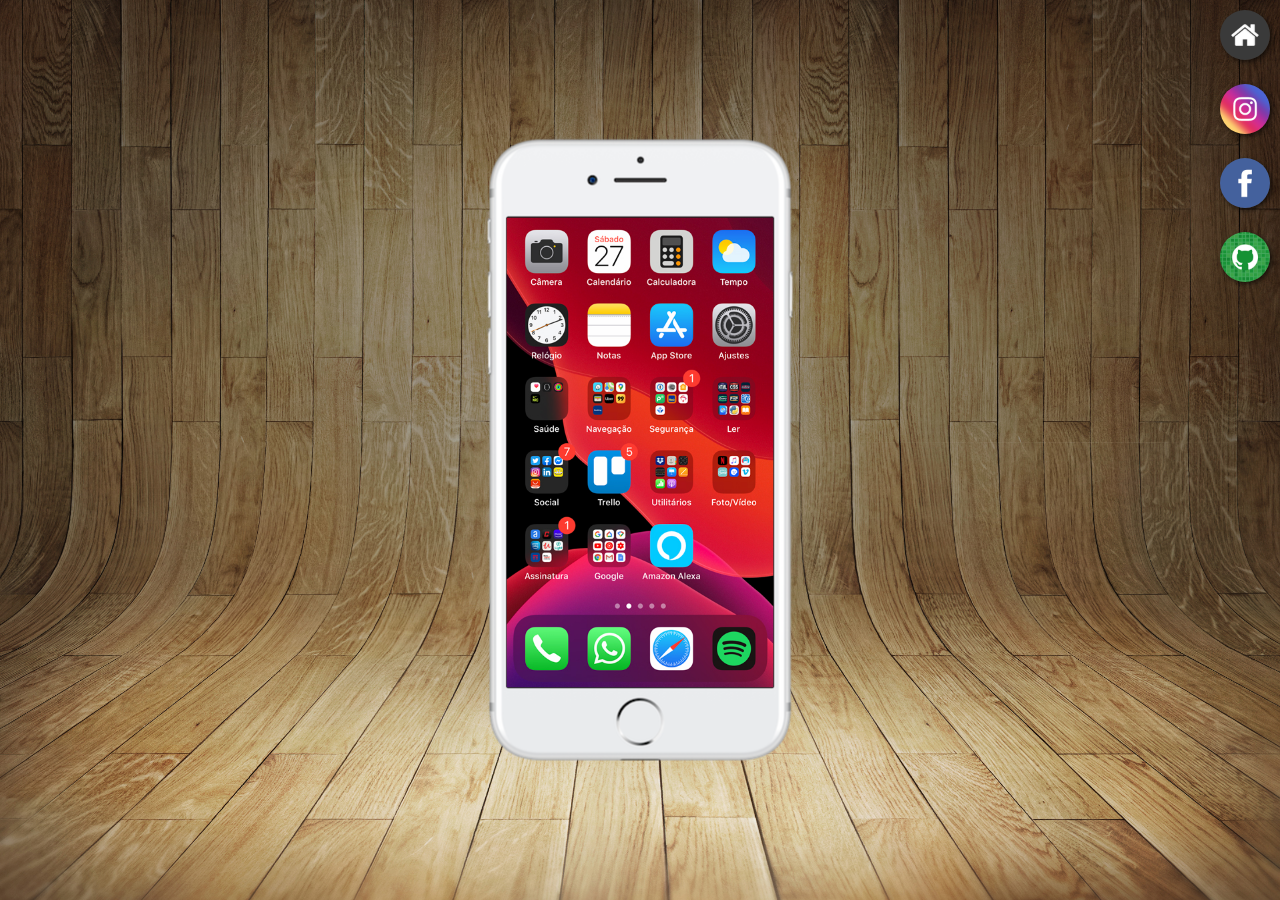
<file: index.html>
<!DOCTYPE html>
<html lang="pt-br">
<head>
    <meta charset="UTF-8">
    <meta http-equiv="X-UA-Compatible" content="IE=edge">
    <meta name="viewport" content="width=device-width, initial-scale=1.0">
    <link rel="shortcut icon" href="favicon.ico" type="image/x-icon">
    <title>Projeto social</title>
    <link rel="stylesheet" href="estilos/style.css">
</head>
<body>
    <main>
        <section id="tel">
           <iframe src="home.html" name="tela" id="tela" frameborder="0"></iframe>
        </section>
        <section id="redes">
            <a href="home.html" target="tela"><img src="imagens/logo-home.jpg" alt="Home"></a><br>
            <a href="instagram.html" target="tela"><img src="imagens/logo-instagram.jpg" alt="Instagram"></a><br>
            <a href="facebook.html" target="tela"><img src="imagens/logo-facebook.jpg" alt="Facebook"></a><br>
            <a href="github.html" target="tela"><img src="imagens/logo-github.jpg" alt="Github"></a>
        </section>
    </main>
    
</body>
</html>
</file>
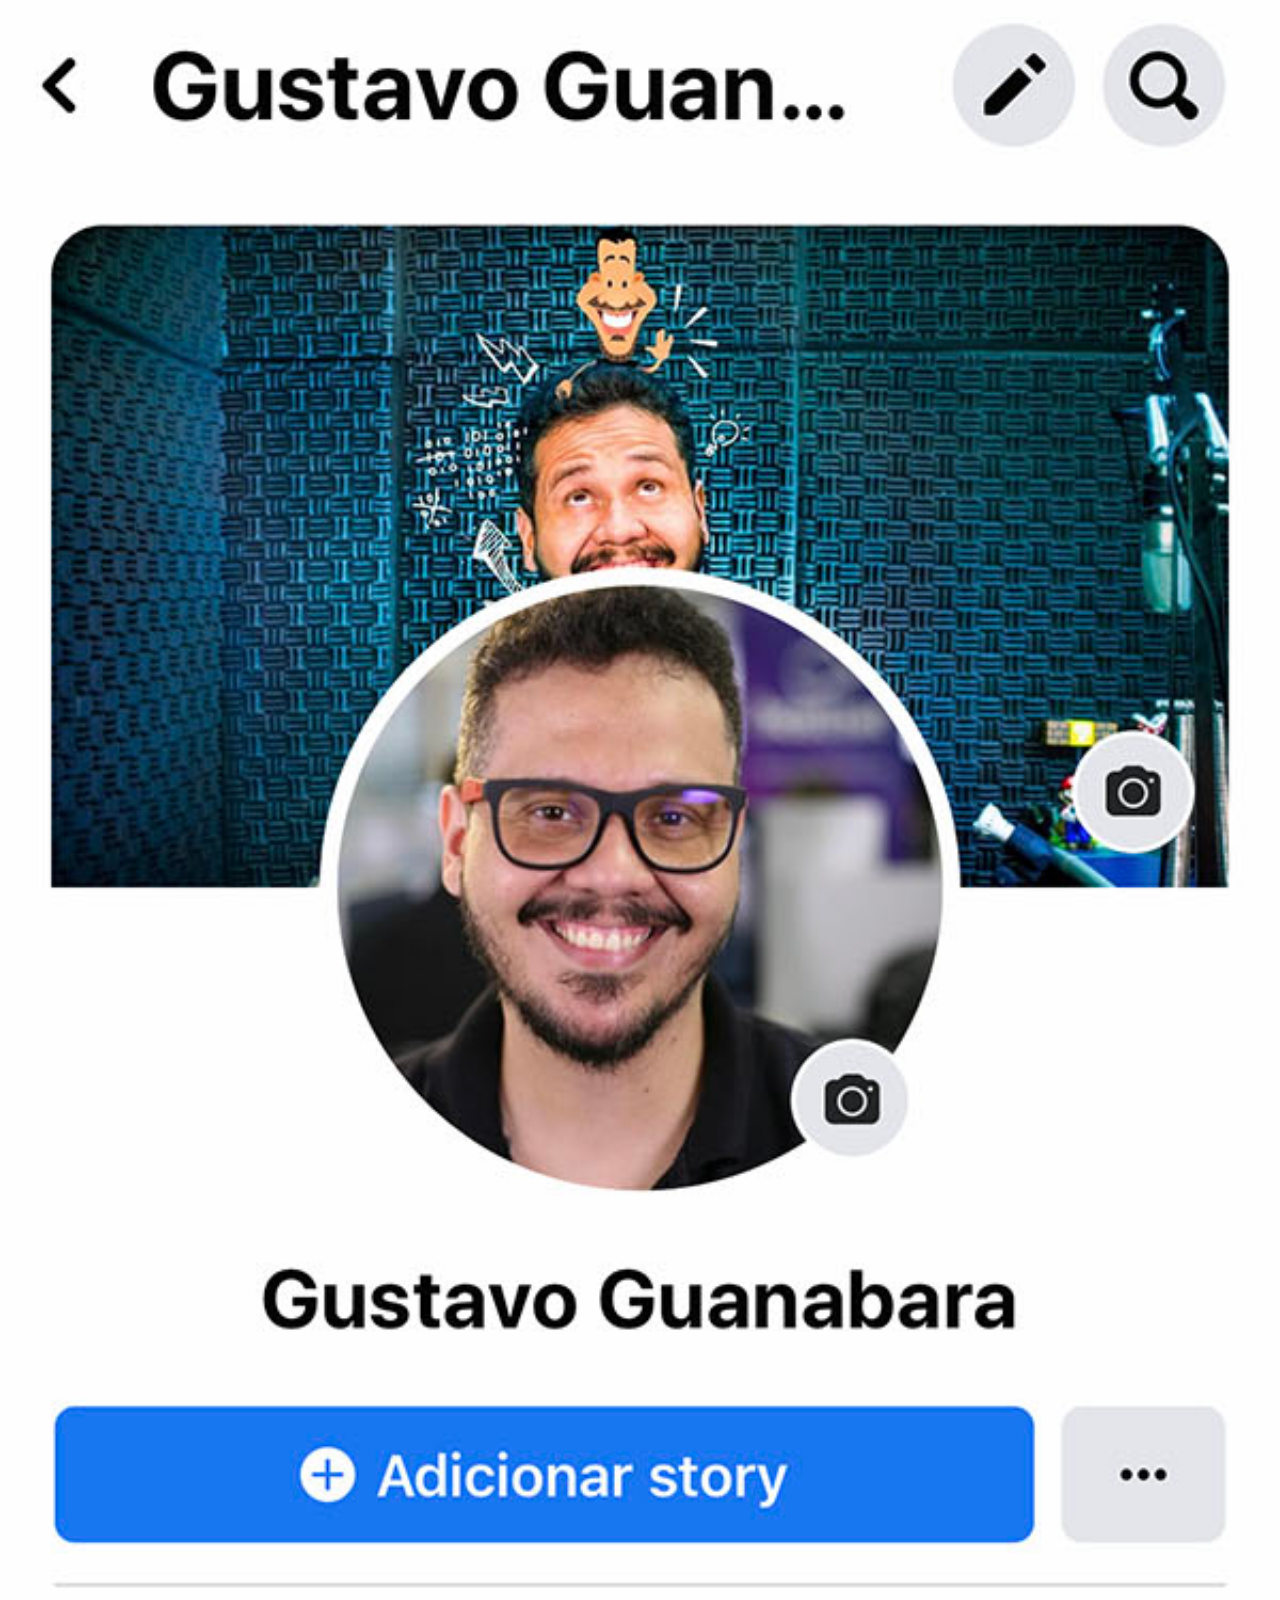
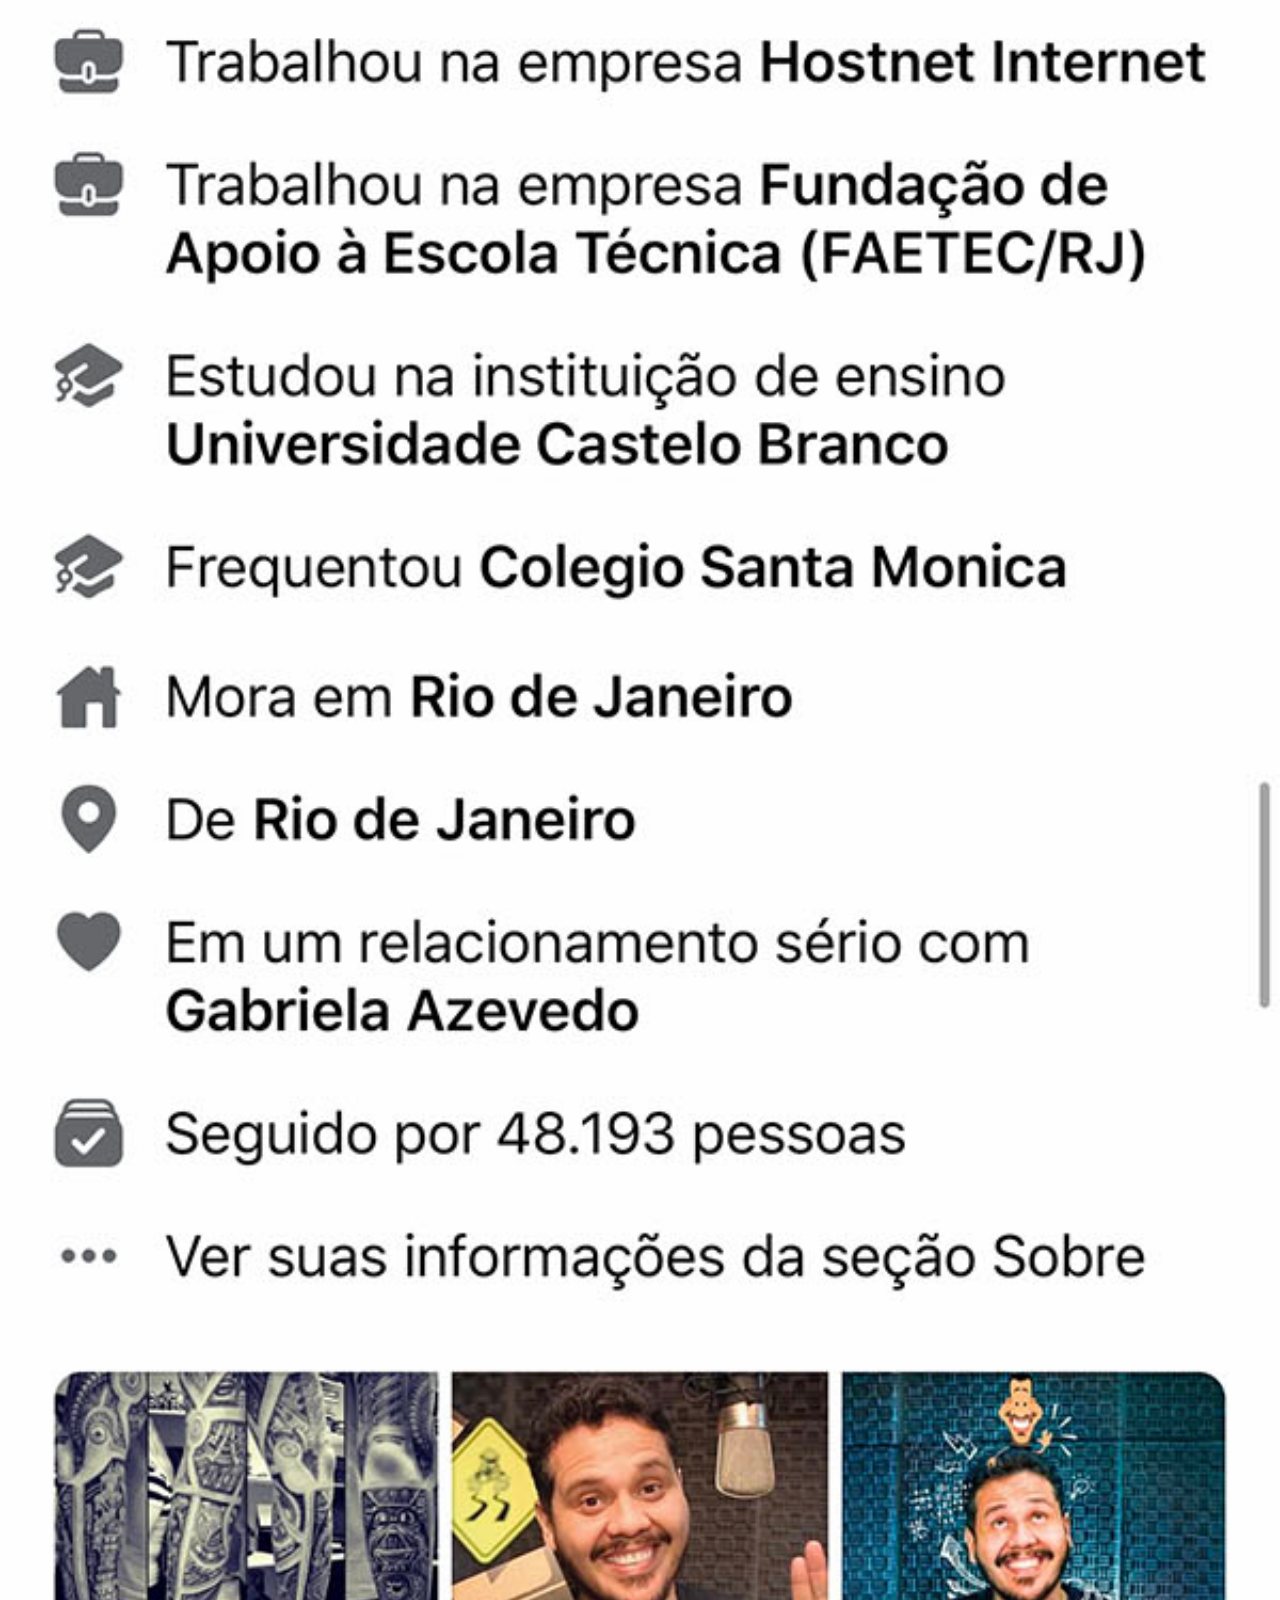
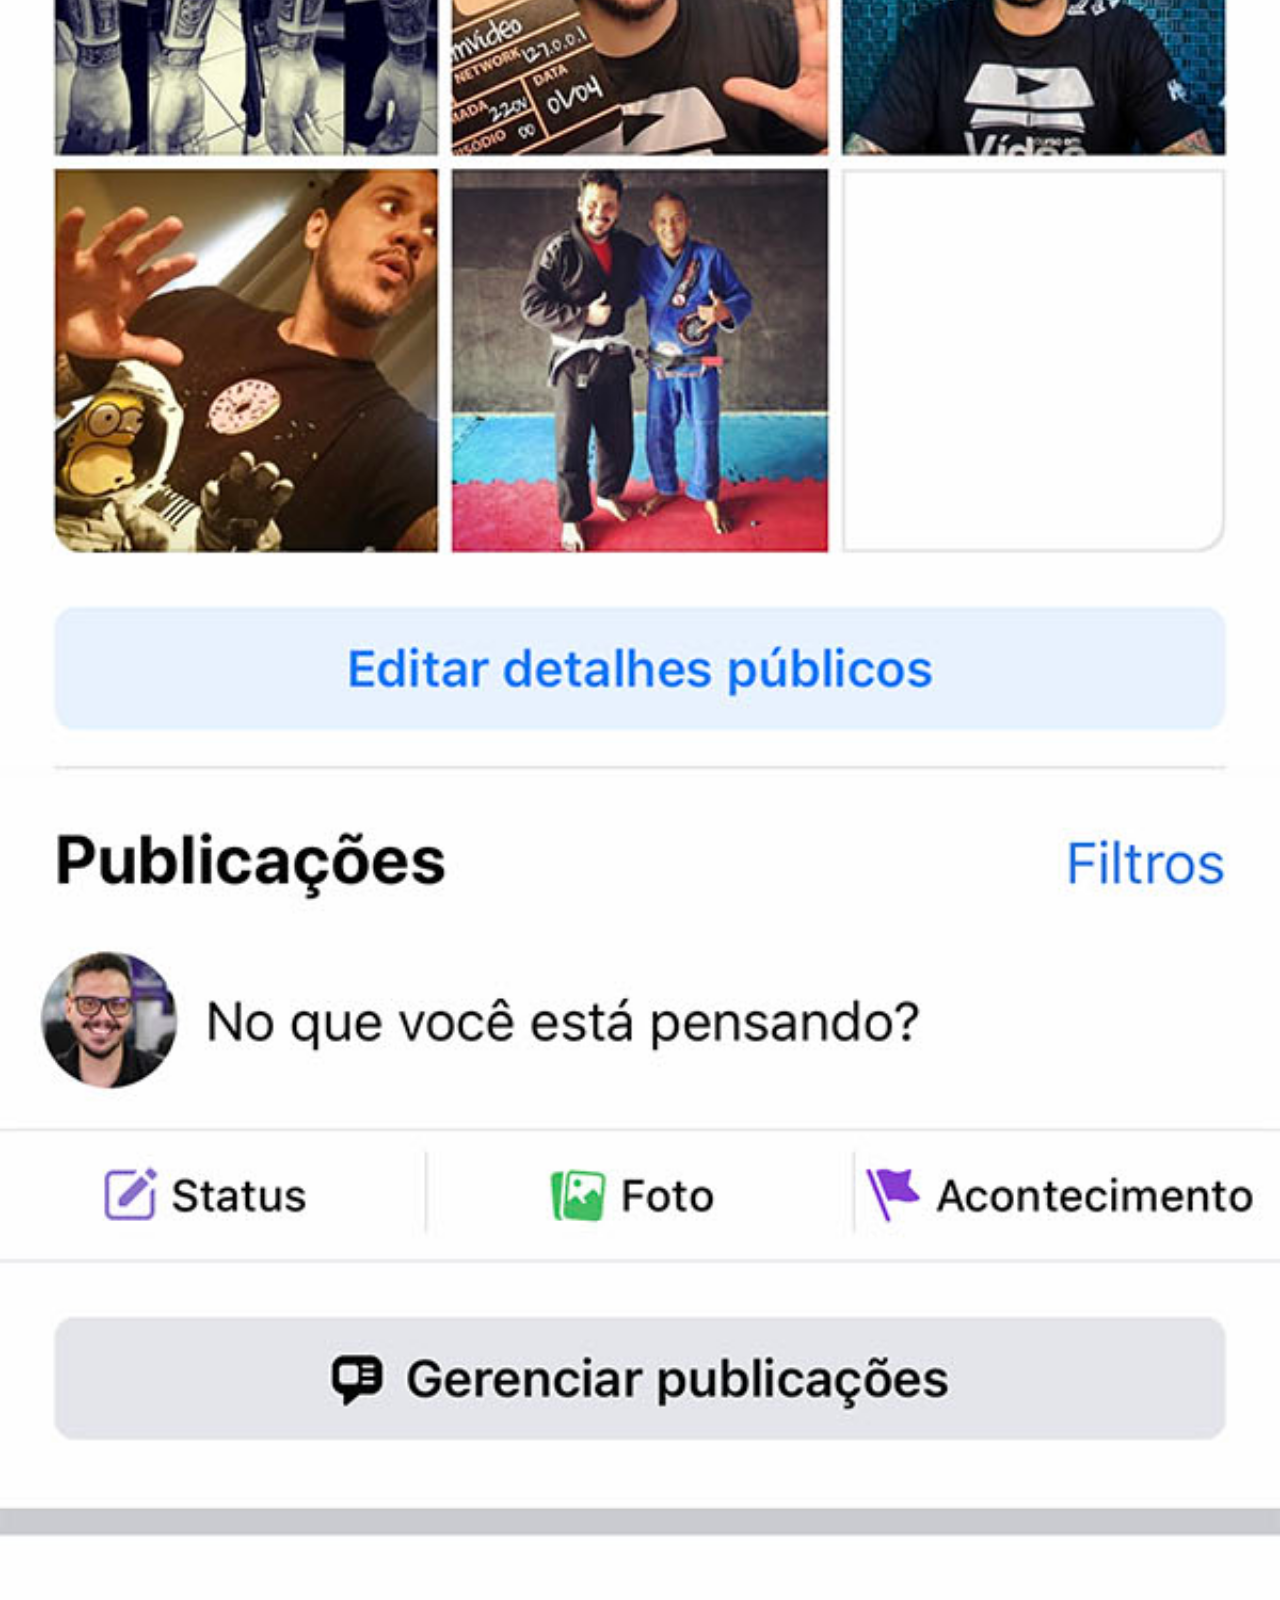
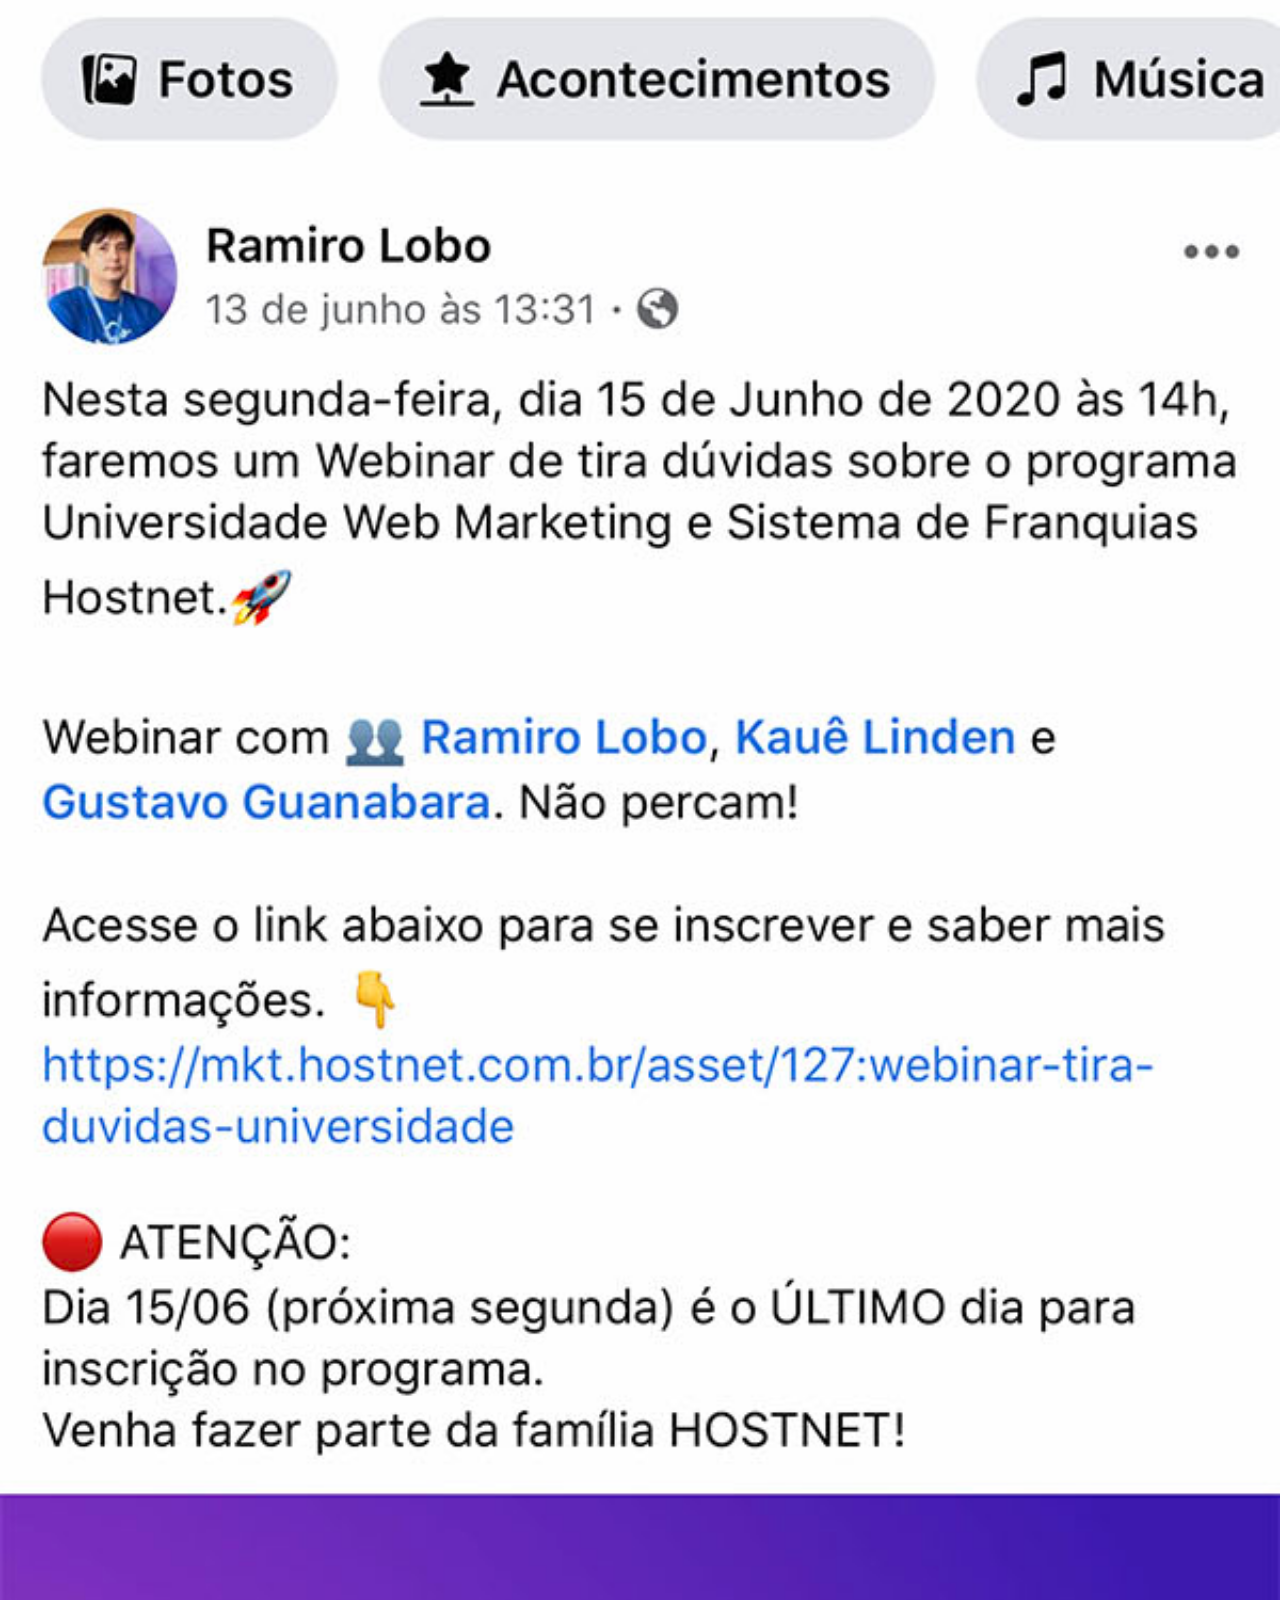
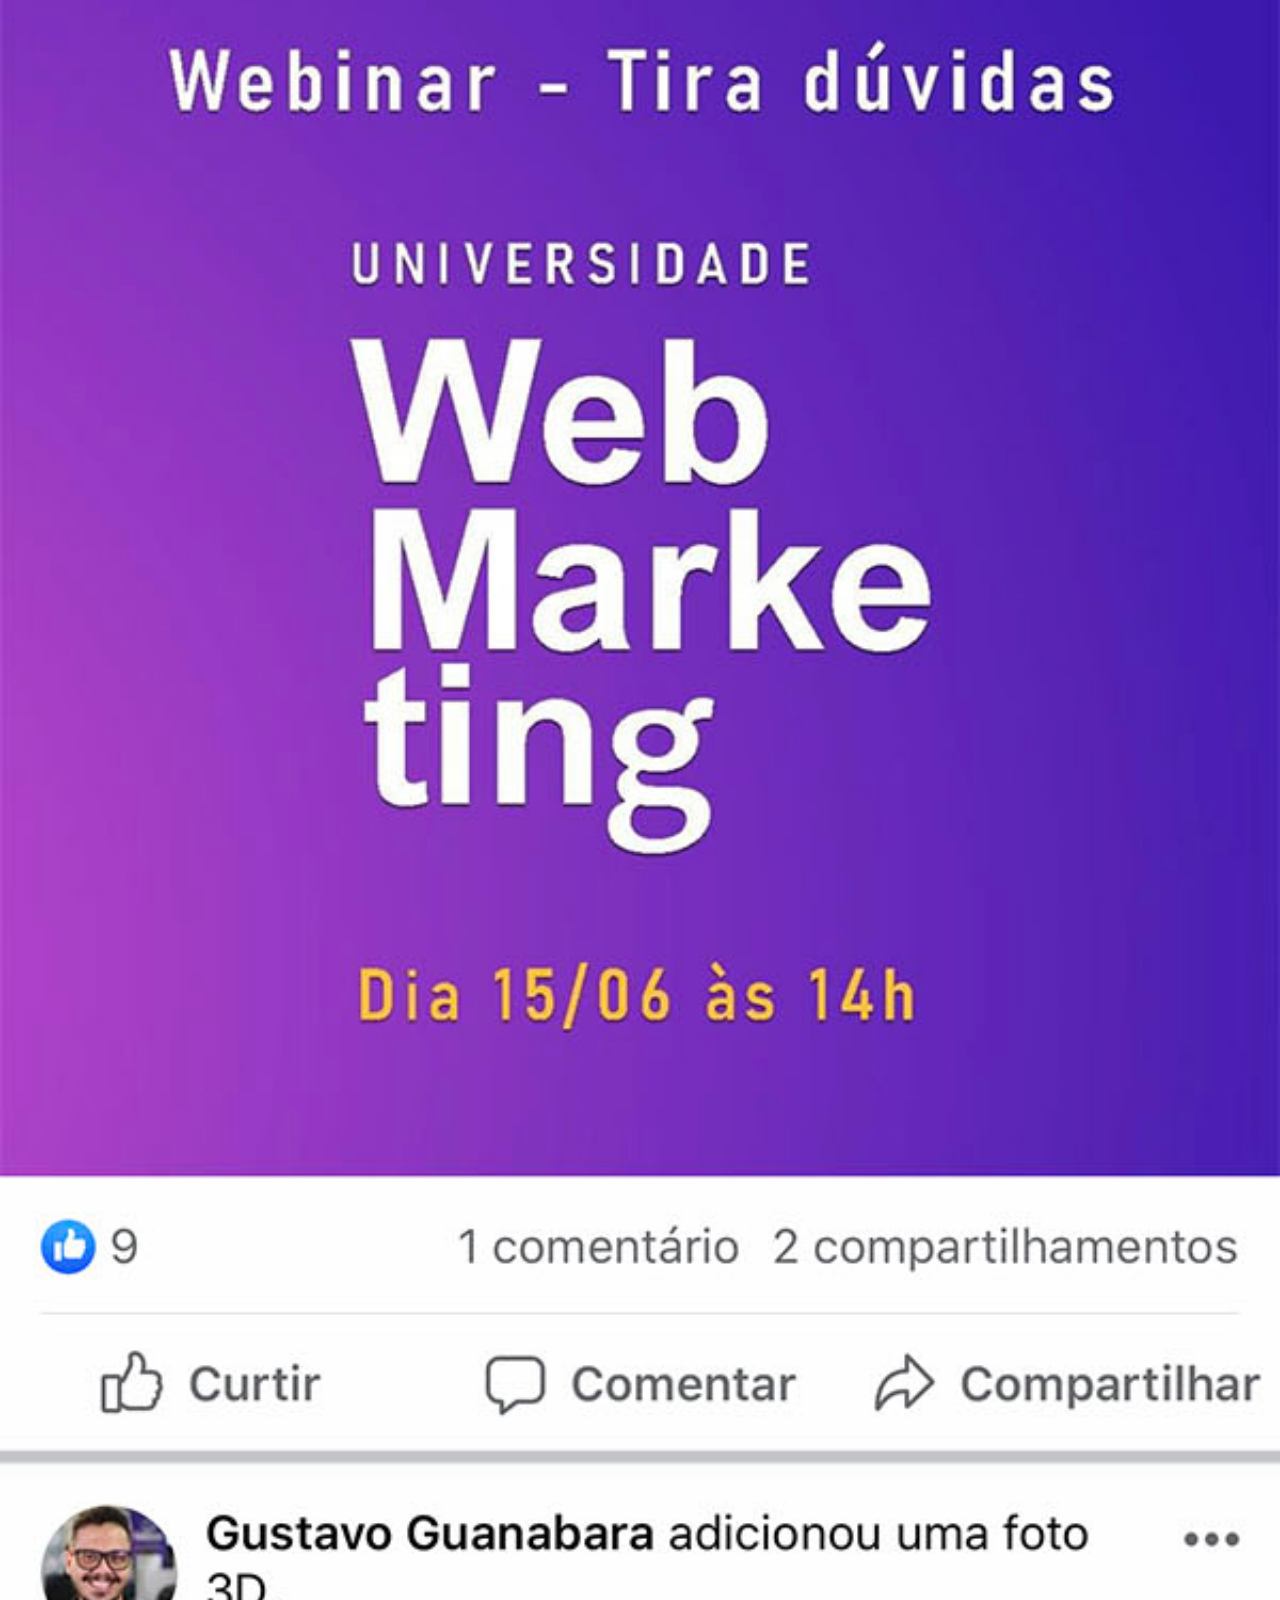
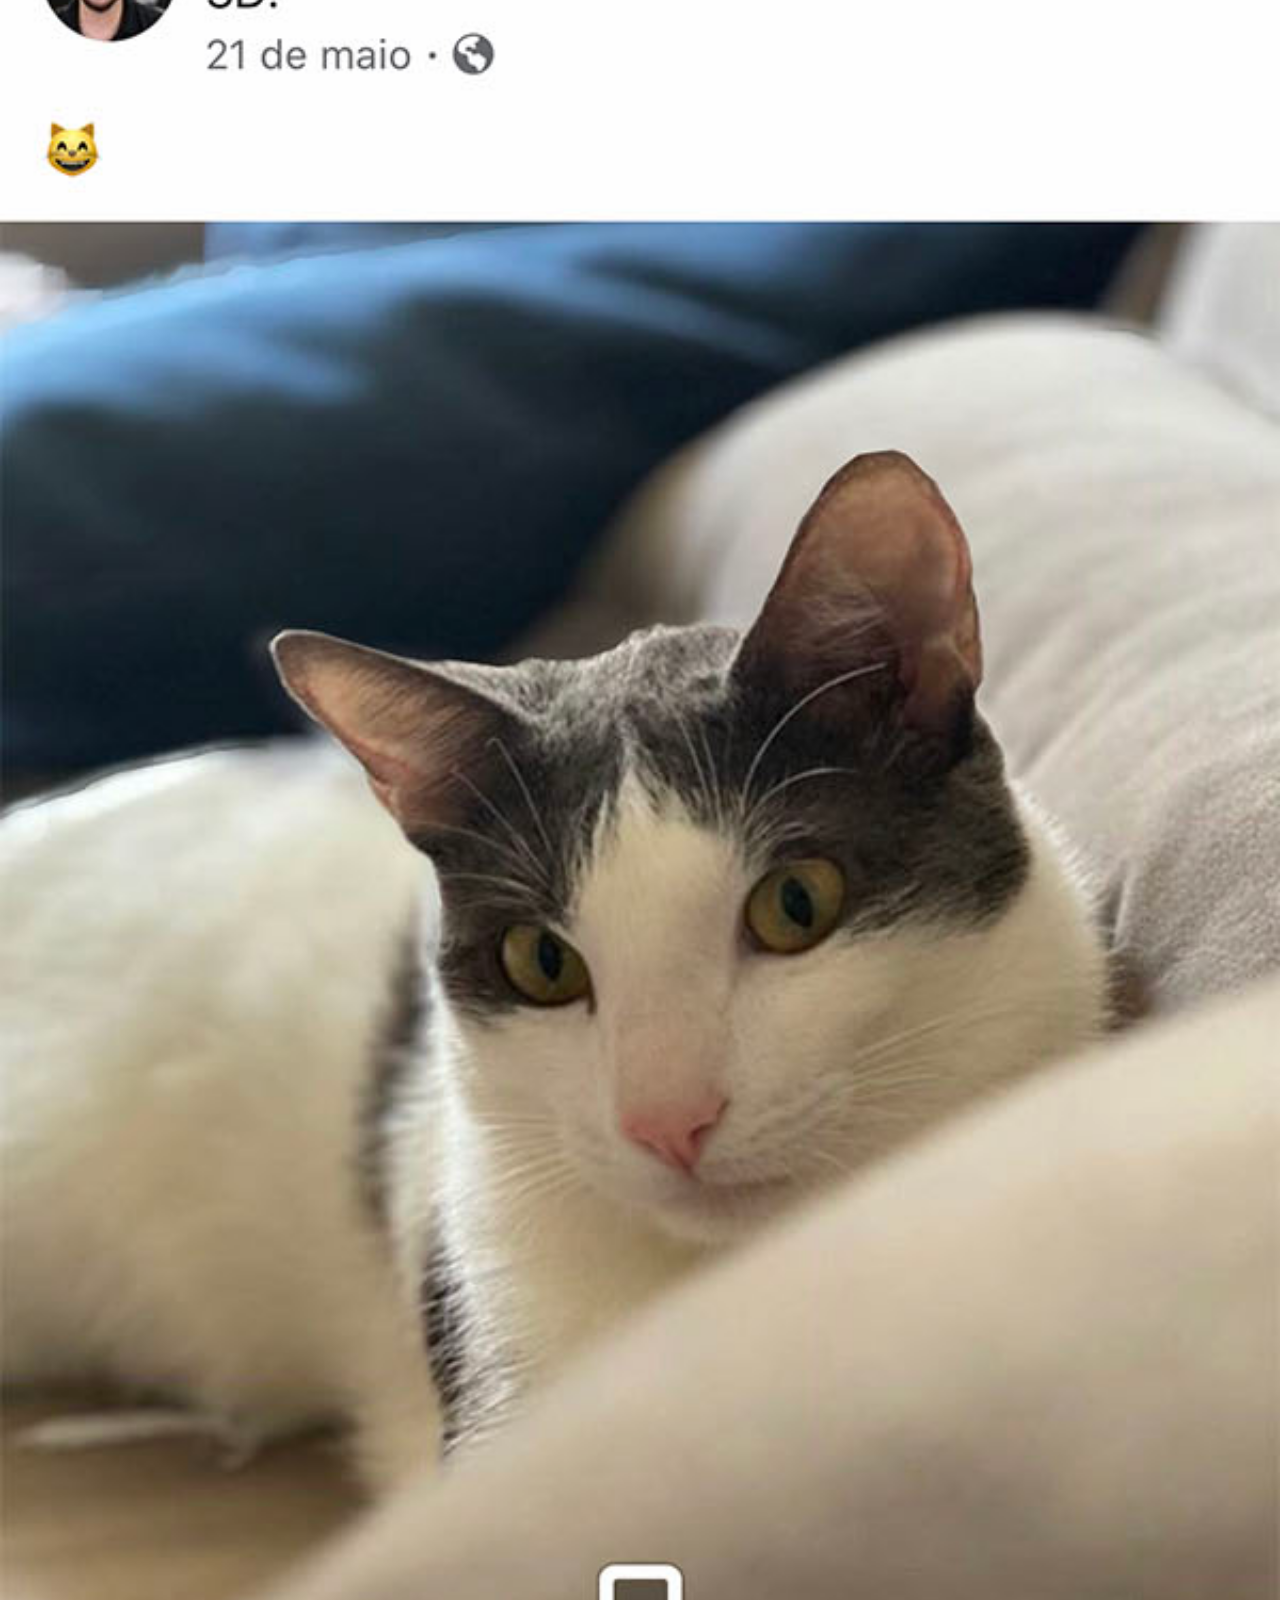
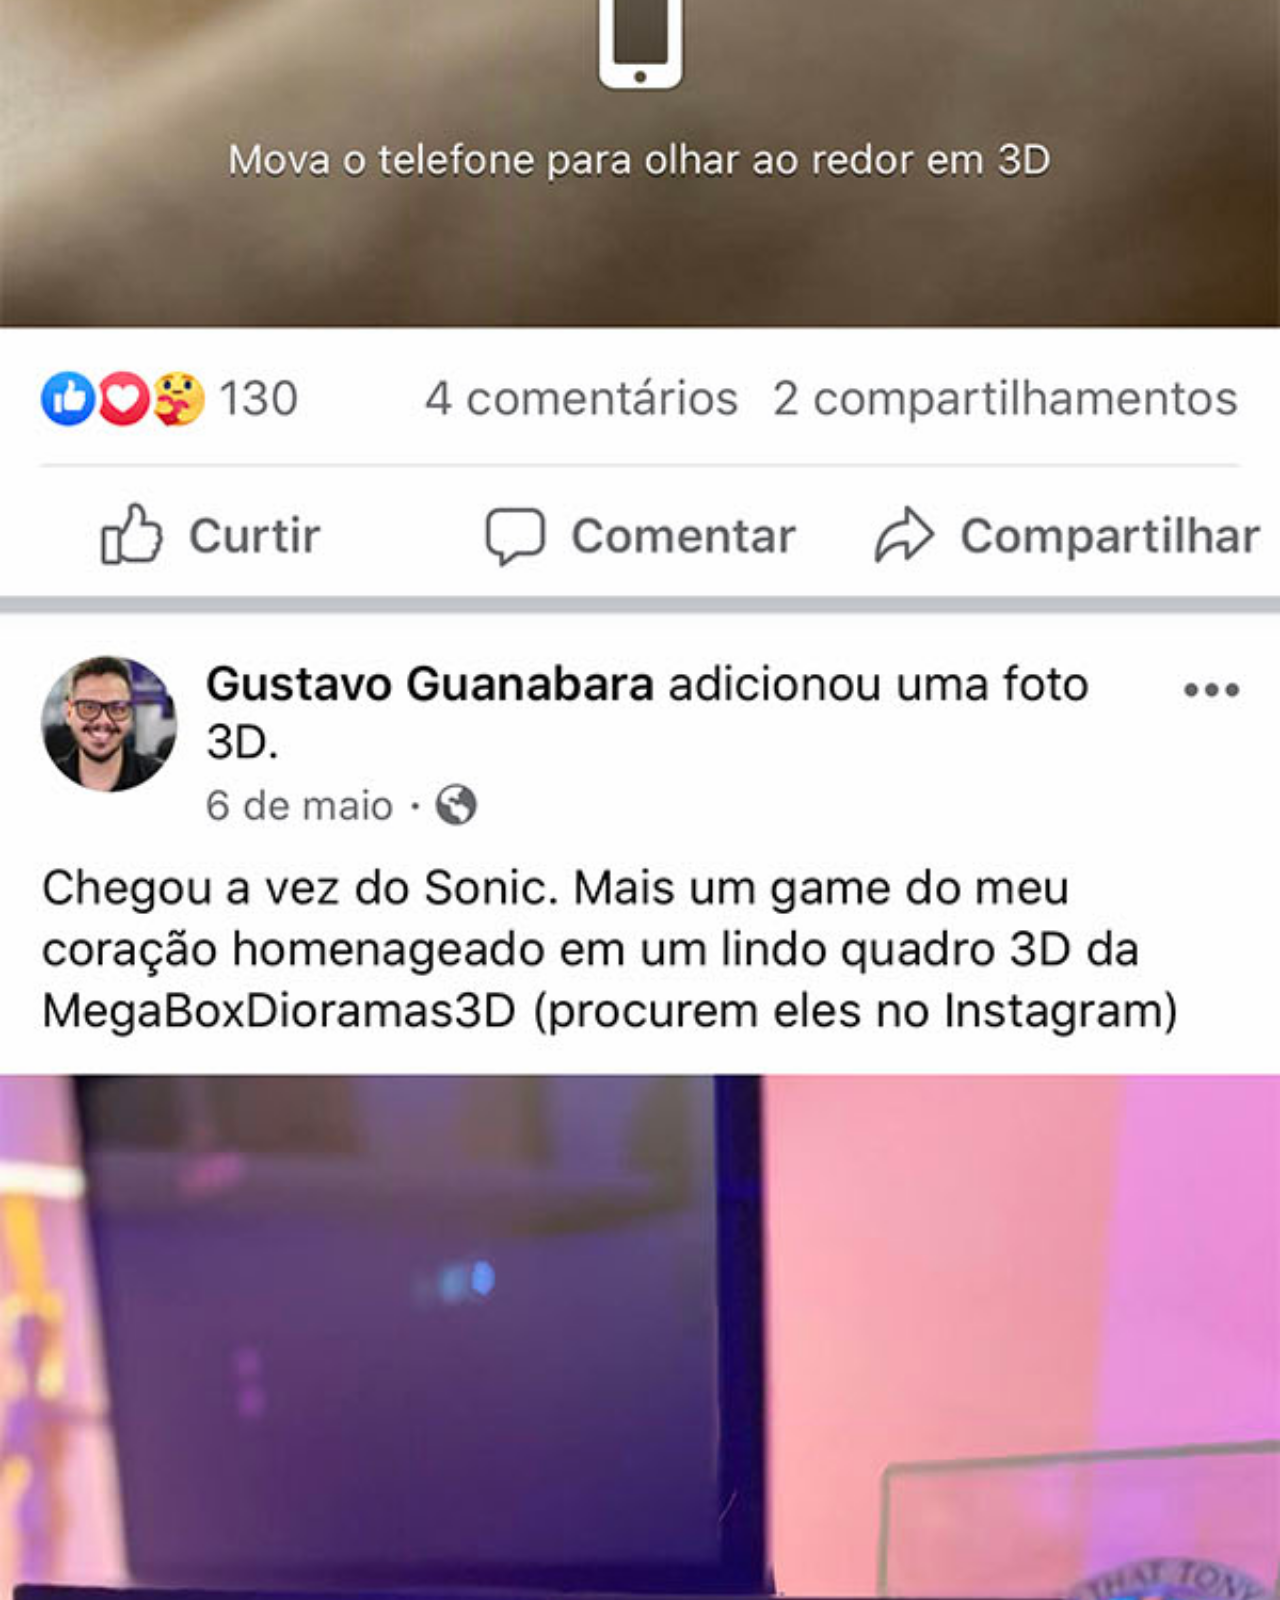
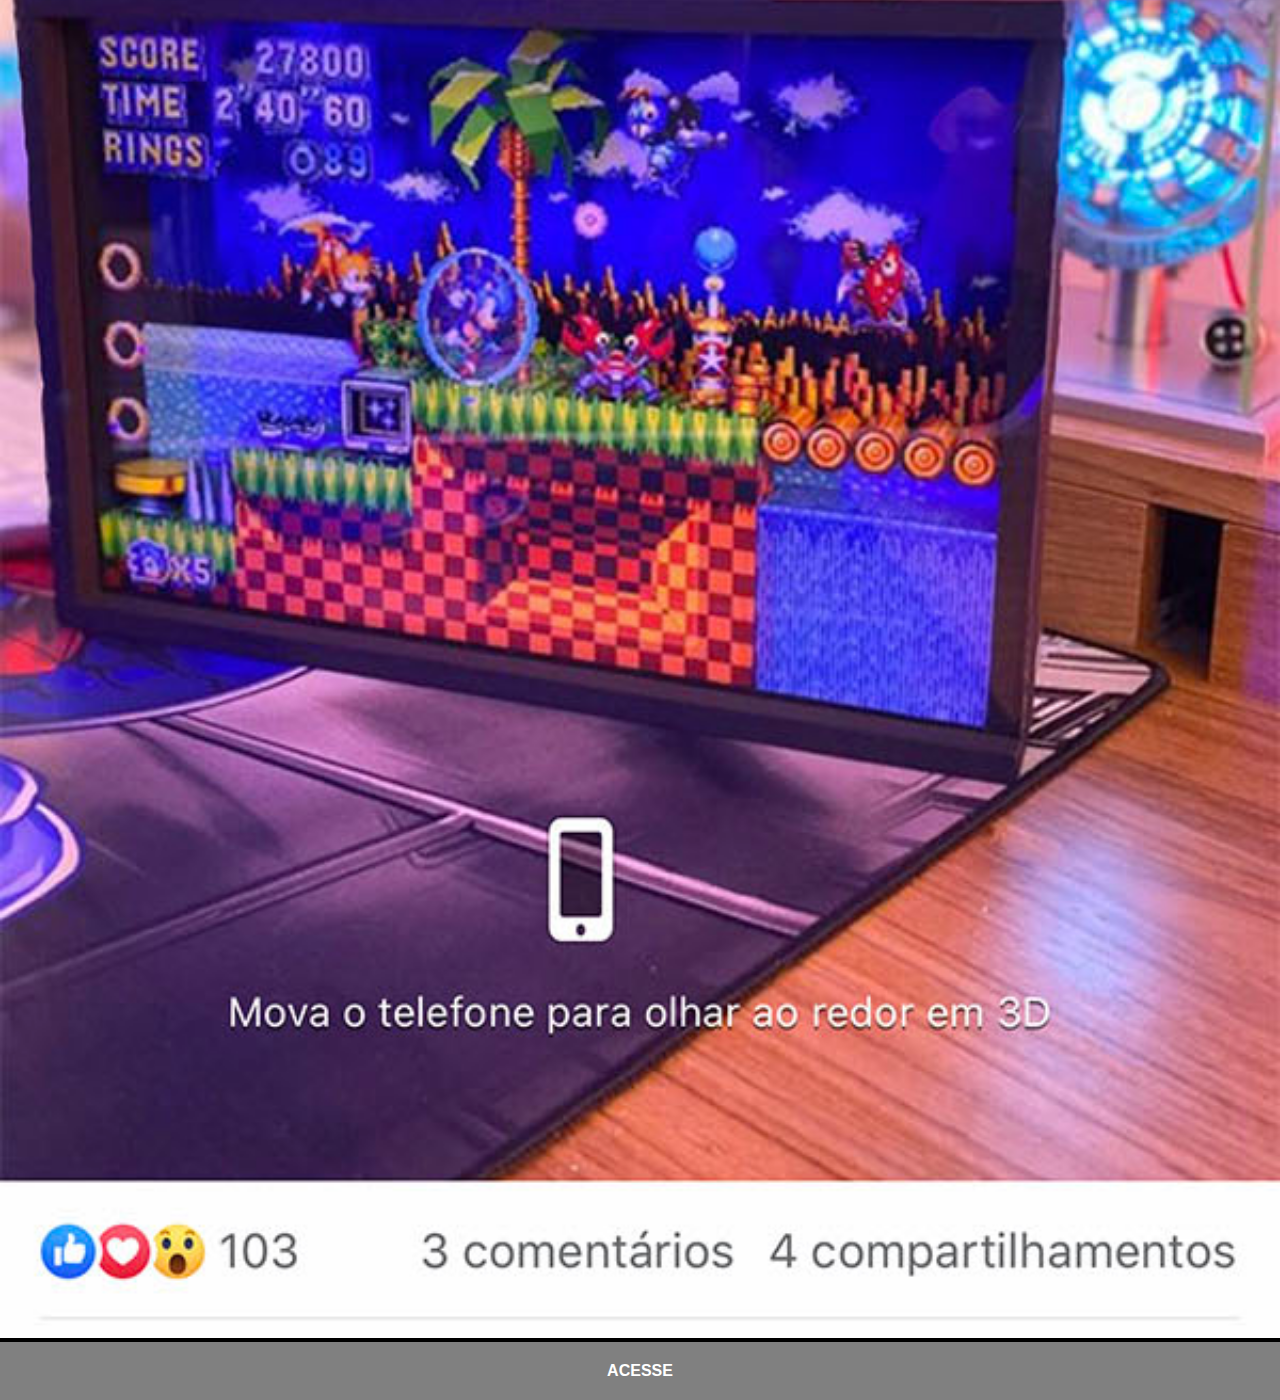
<file: facebook.html>
<!DOCTYPE html>
<html lang="pt-br">
<head>
    <meta charset="UTF-8">
    <meta http-equiv="X-UA-Compatible" content="IE=edge">
    <meta name="viewport" content="width=device-width, initial-scale=1.0">
    <title>Facebook</title>
    <link rel="stylesheet" href="social/style.css">
</head>
<body>
    <img src="imagens/tela-facebook.jpg" alt="facebook">
    <a href="https://www.facebook.com/gustavoguanabara/">ACESSE</a>
</body>
</html>
</file>
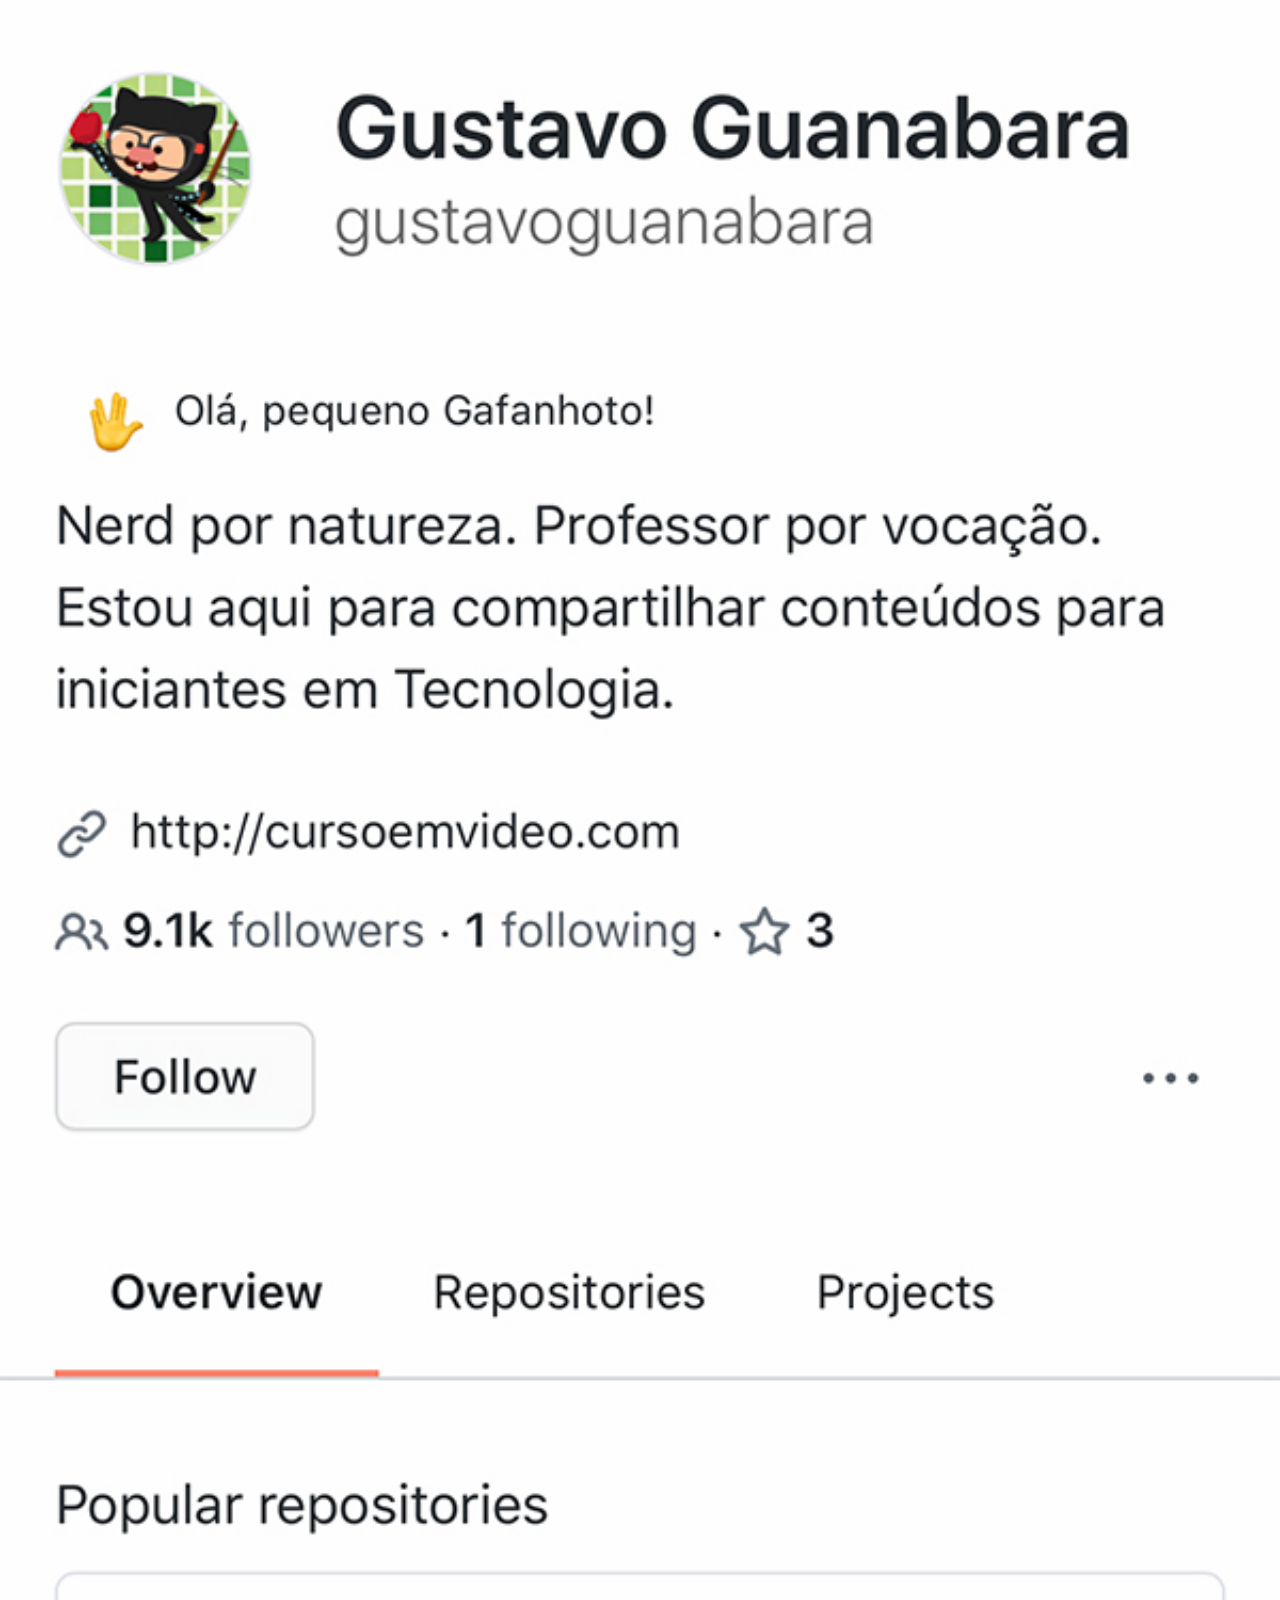
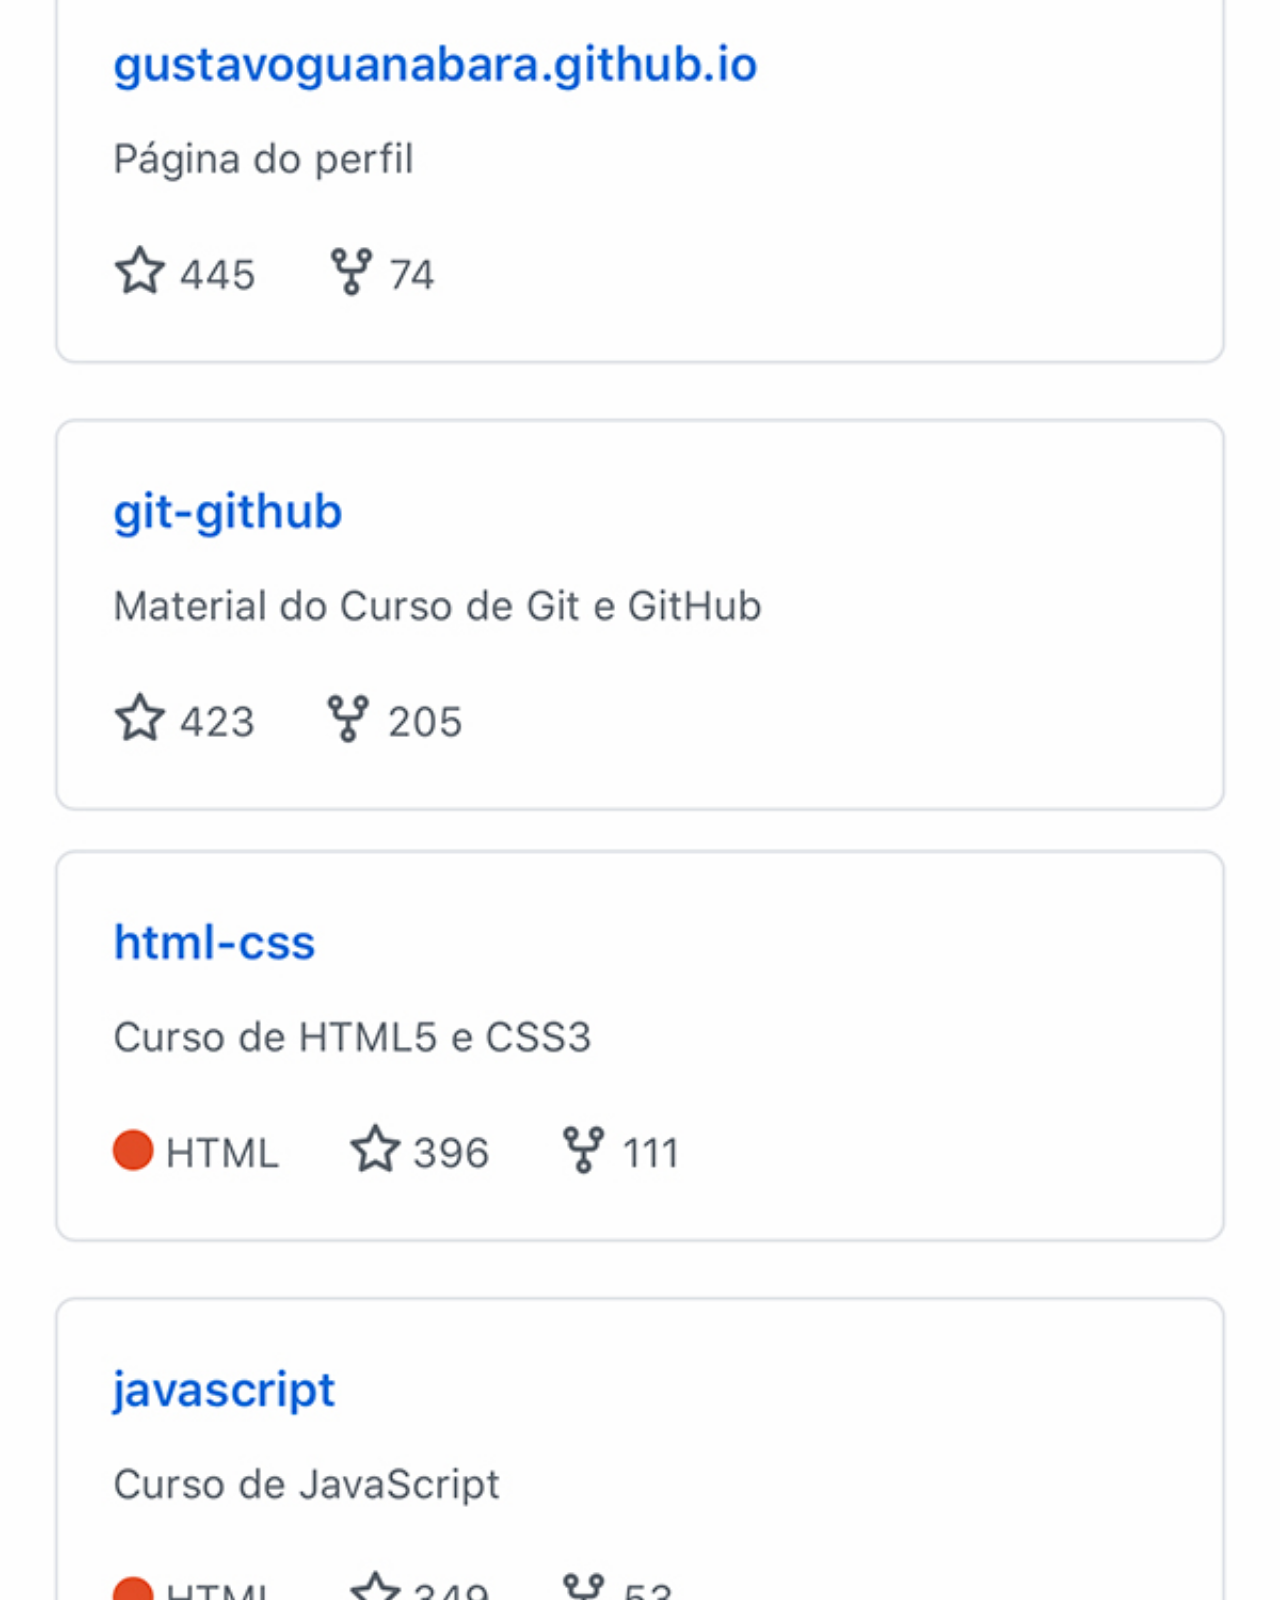
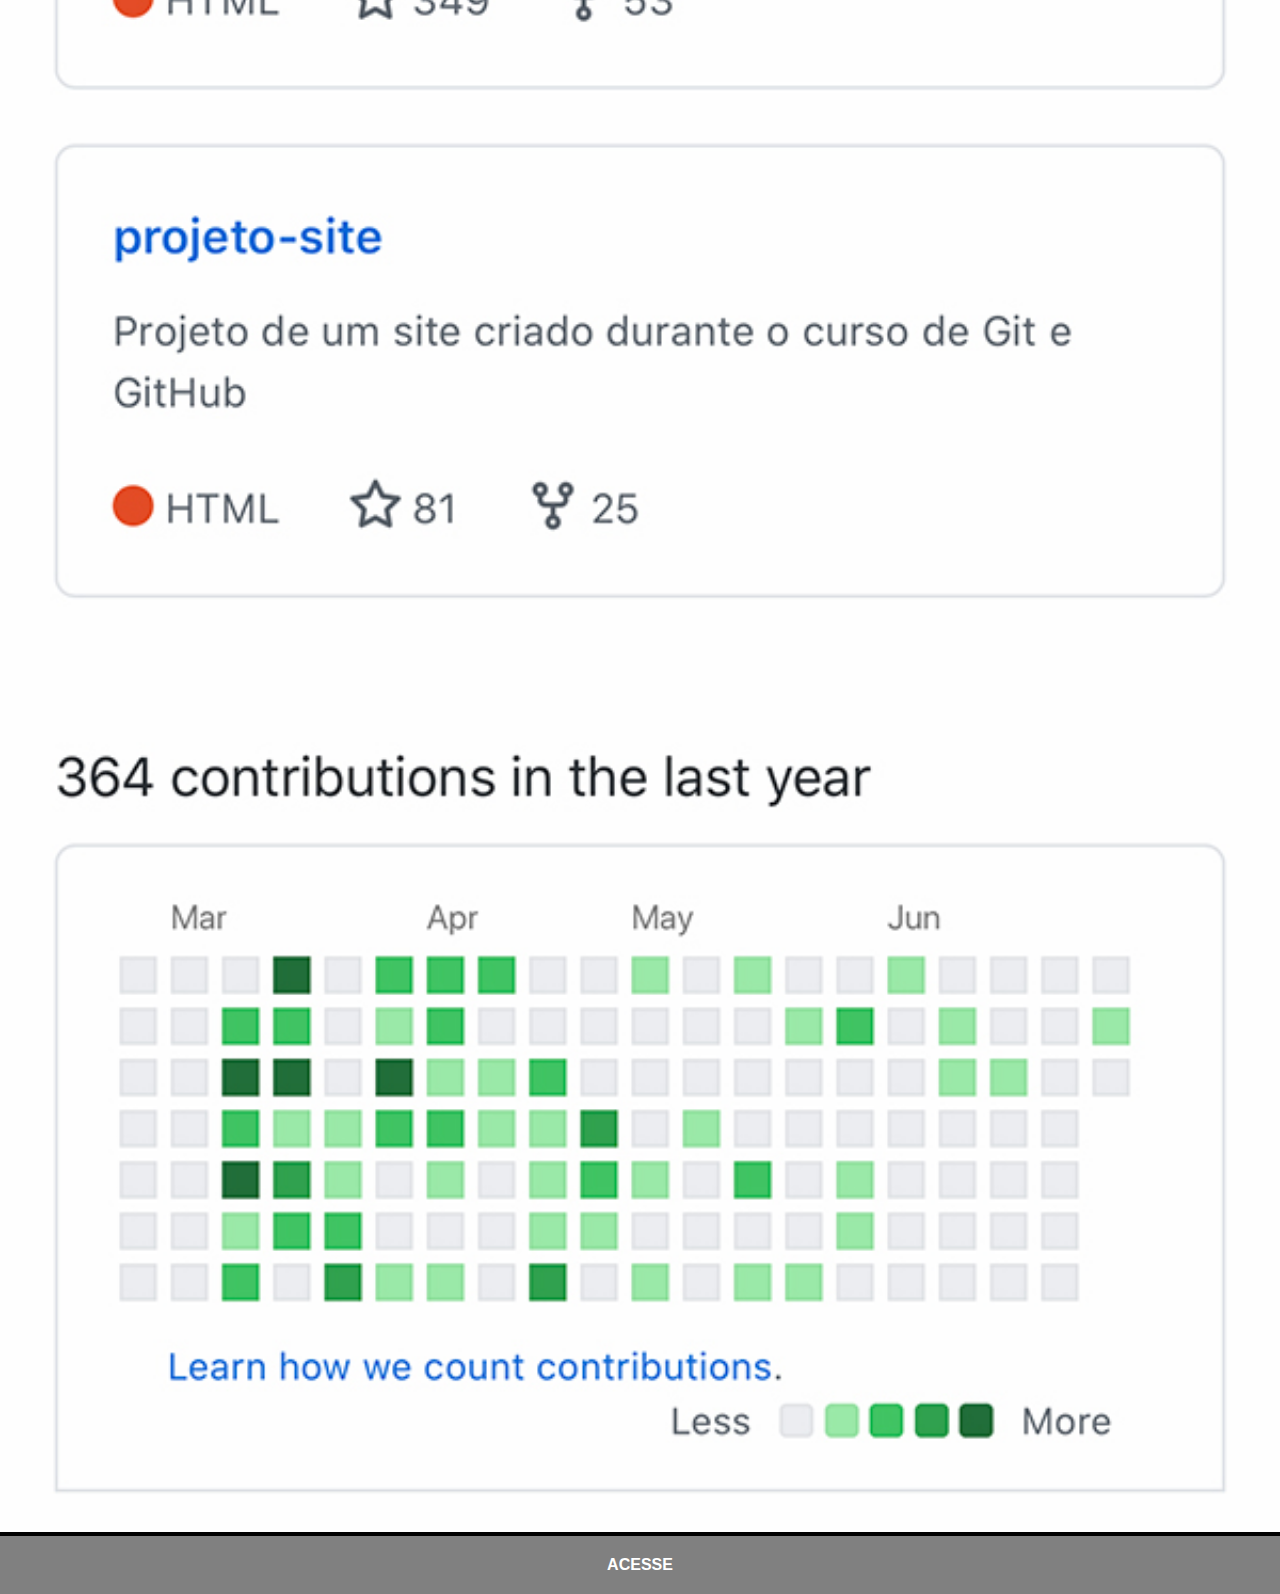
<file: github.html>
<!DOCTYPE html>
<html lang="pt-br">
<head>
    <meta charset="UTF-8">
    <meta http-equiv="X-UA-Compatible" content="IE=edge">
    <meta name="viewport" content="width=device-width, initial-scale=1.0">
    <title>Github</title>
    <link rel="stylesheet" href="social/style.css">
</head>
<body>
    <img src="imagens/tela-github.jpg" alt="Github">
    <a href="https://github.com/gustavoguanabara" target="_blank">ACESSE</a>
</body>
</html>
</file>
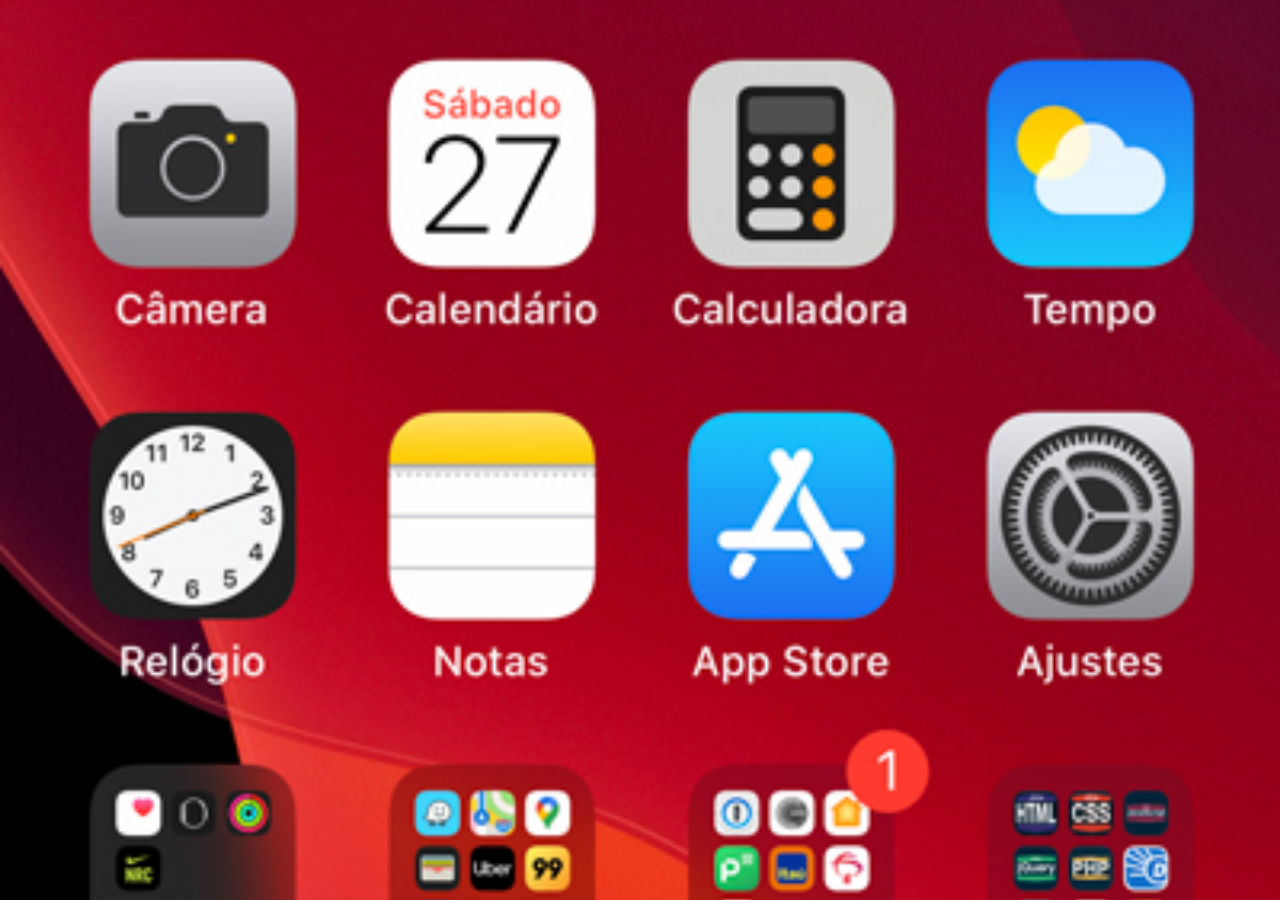
<file: home.html>
<!DOCTYPE html>
<html lang="pt-br">
<head>
    <meta charset="UTF-8">
    <meta http-equiv="X-UA-Compatible" content="IE=edge">
    <meta name="viewport" content="width=device-width, initial-scale=1.0">
    <title>Home</title>
    <style>
        * {
            margin: 0px;
            padding: 0px;
        }

        body {
            width: 100vw;
            height: 100vh;
            background: black url(imagens/tela-home.jpg) no-repeat top center;
            background-size: cover;
        }
    </style>
</head>
<body>
    
</body>
</html>
</file>
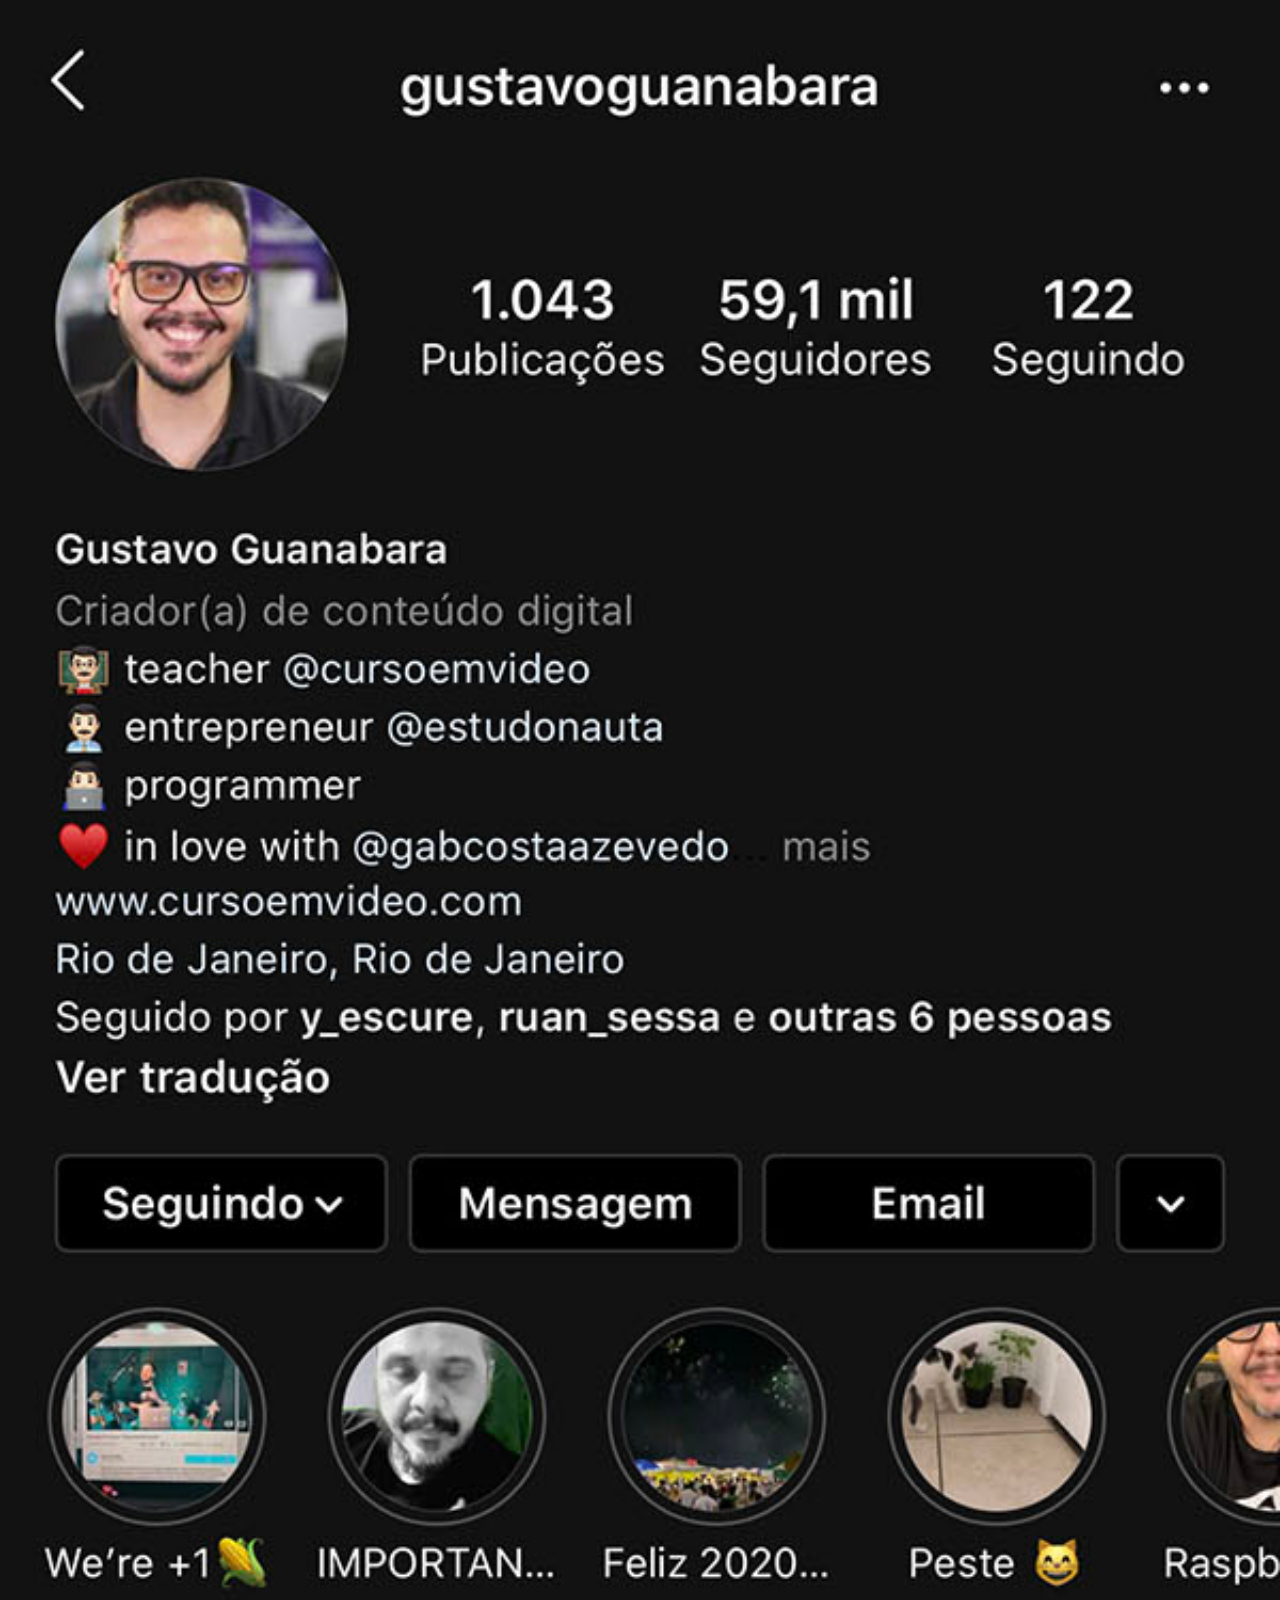
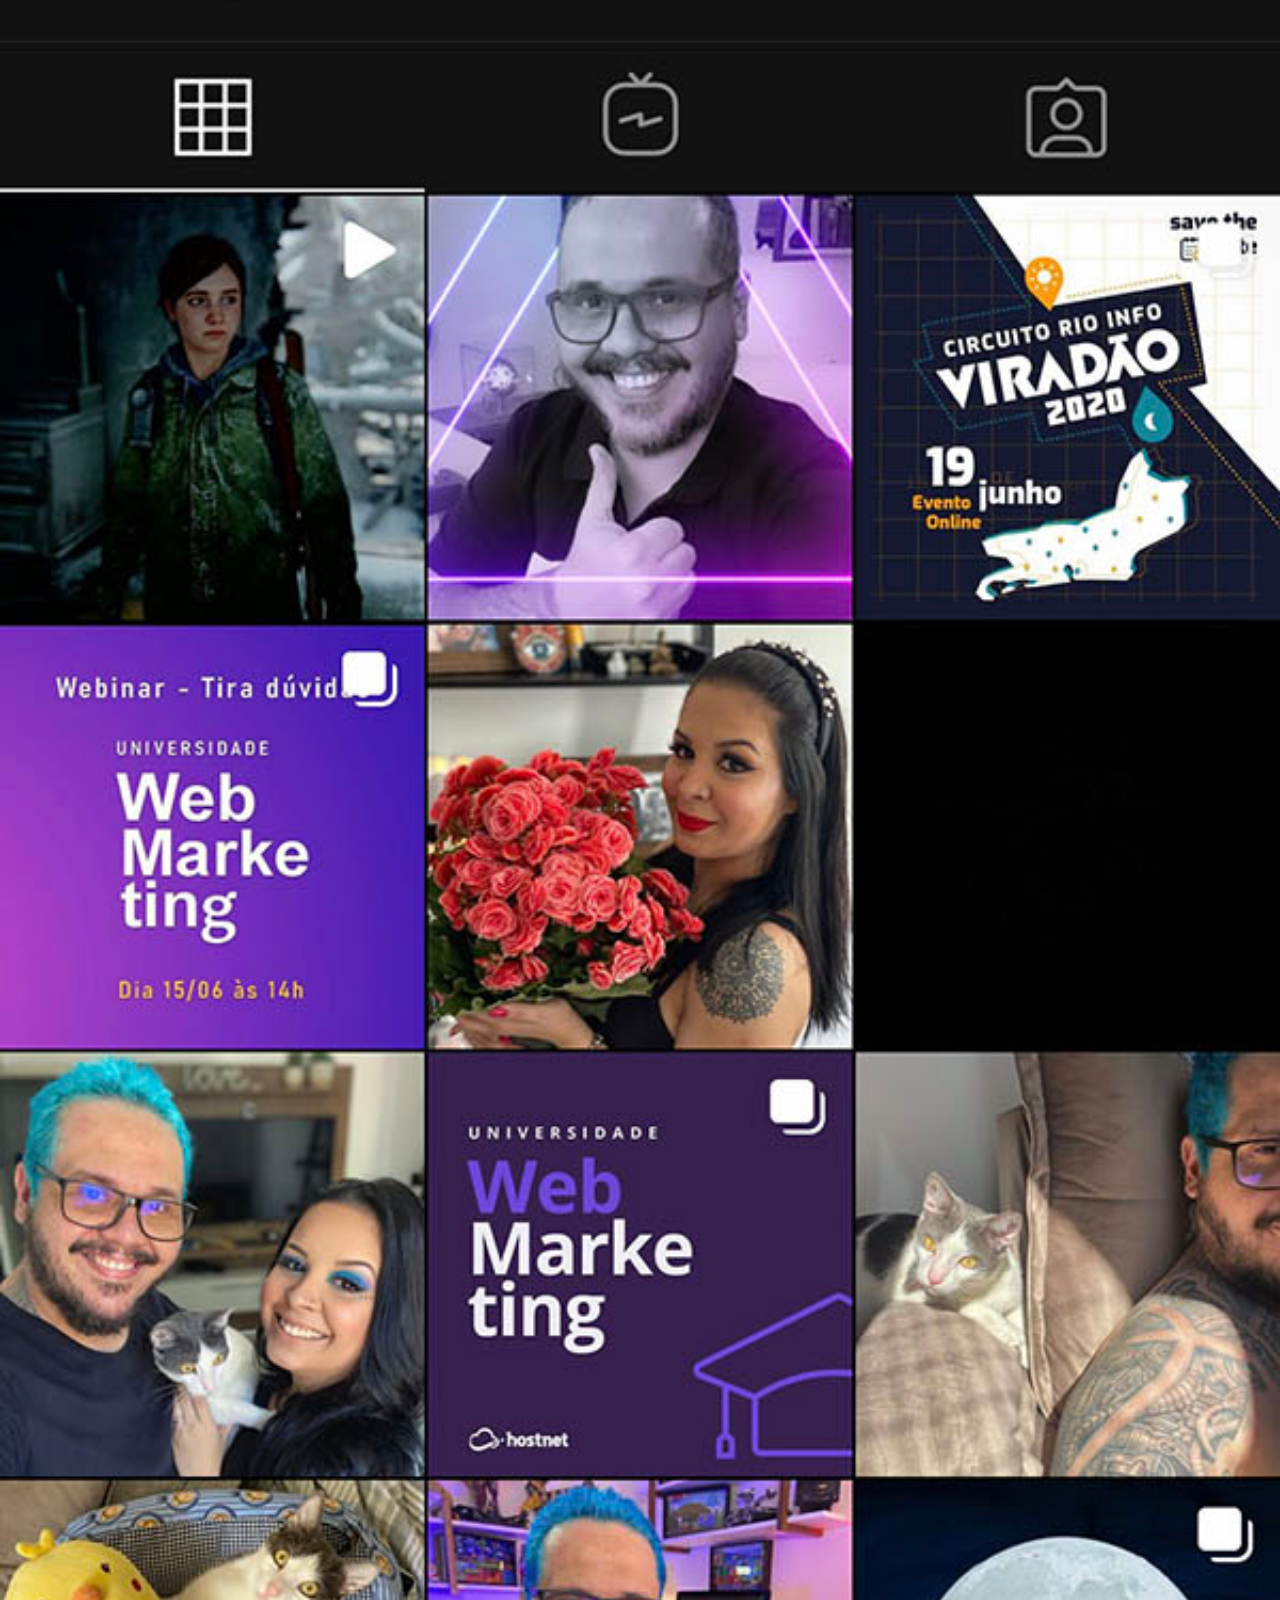
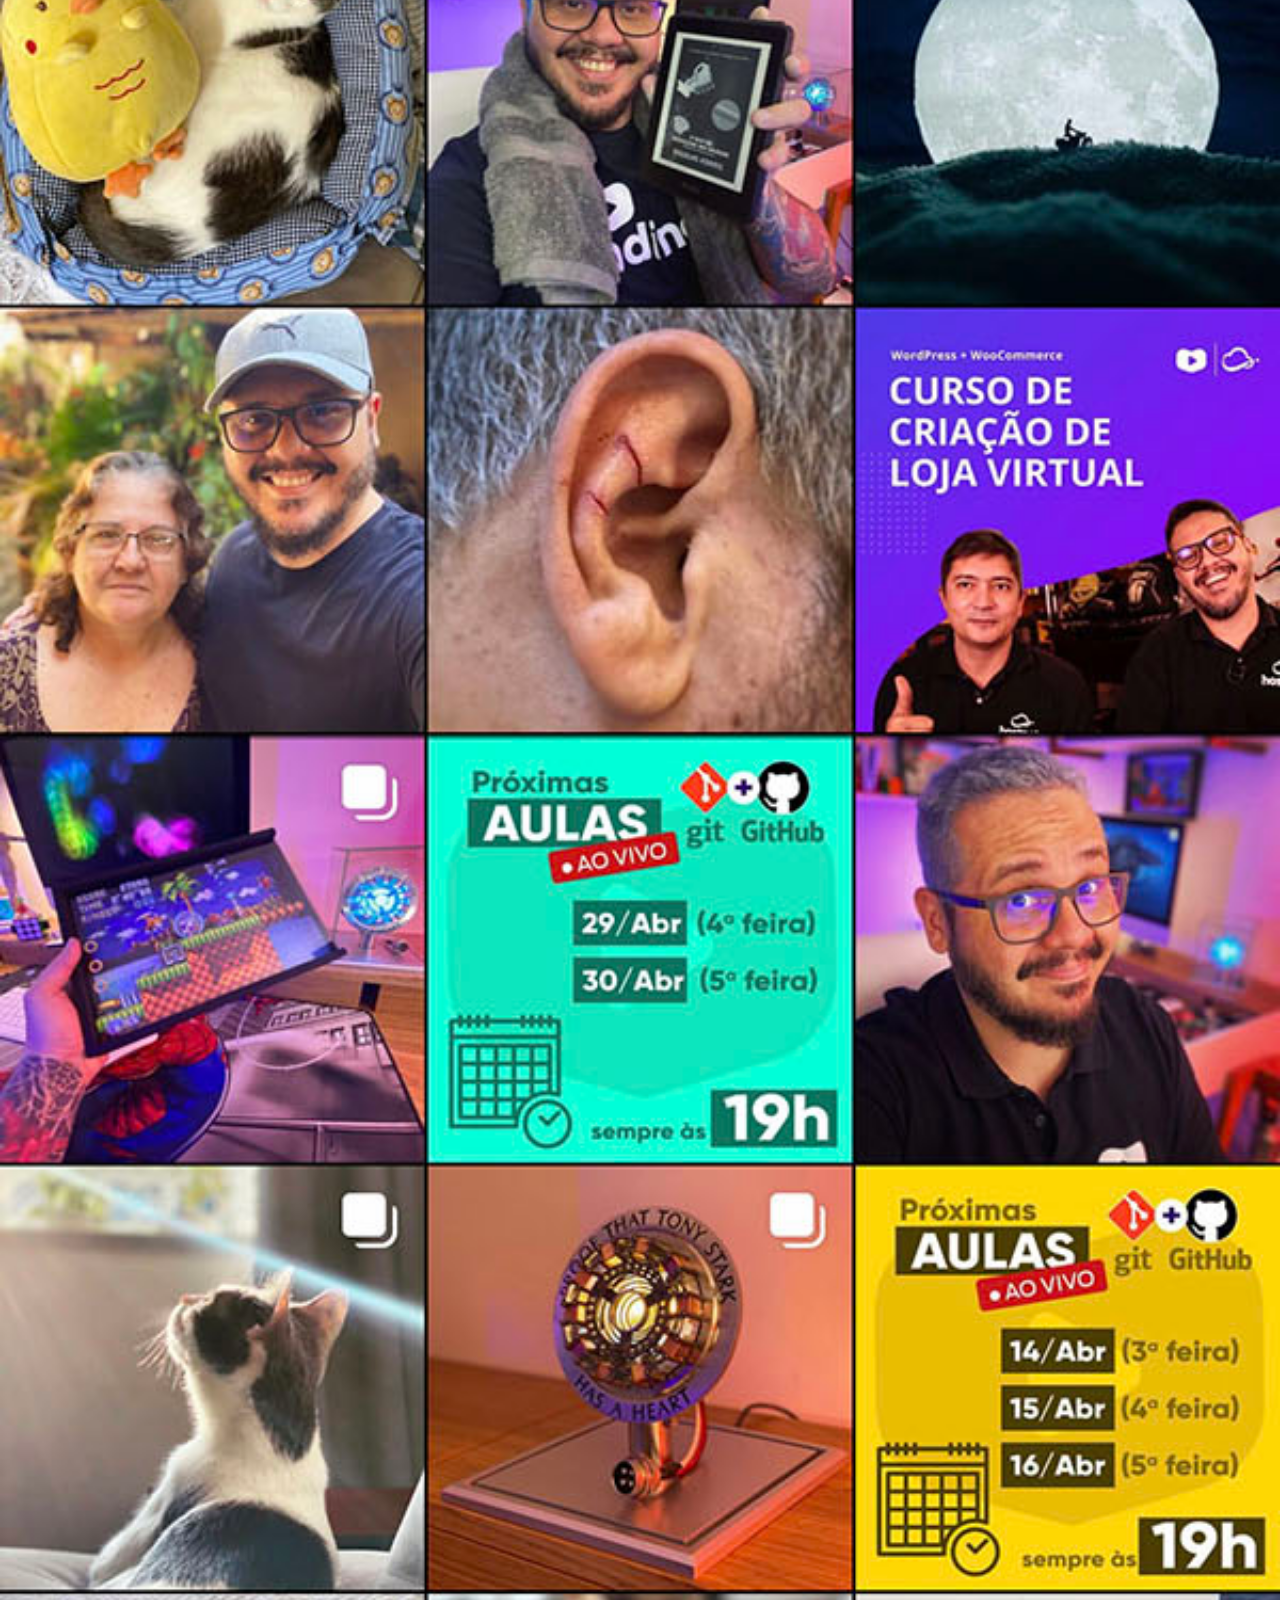
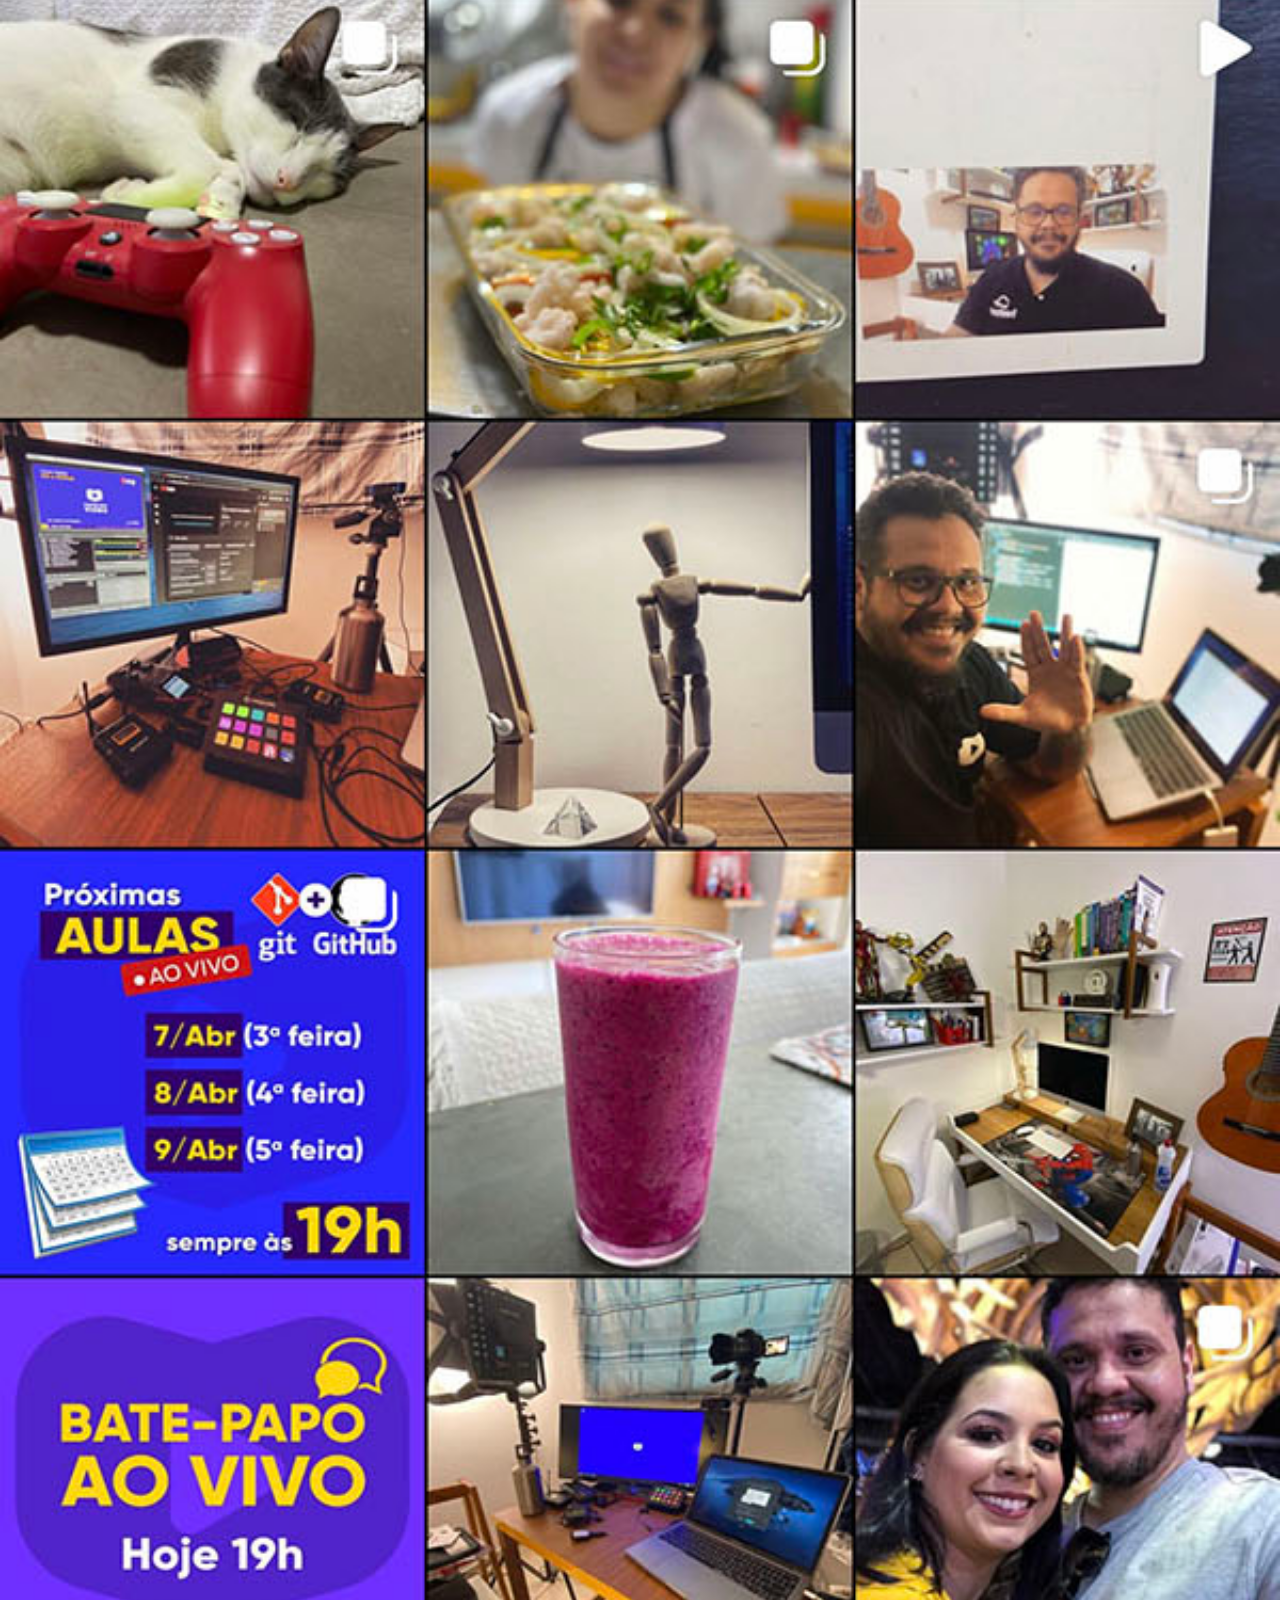
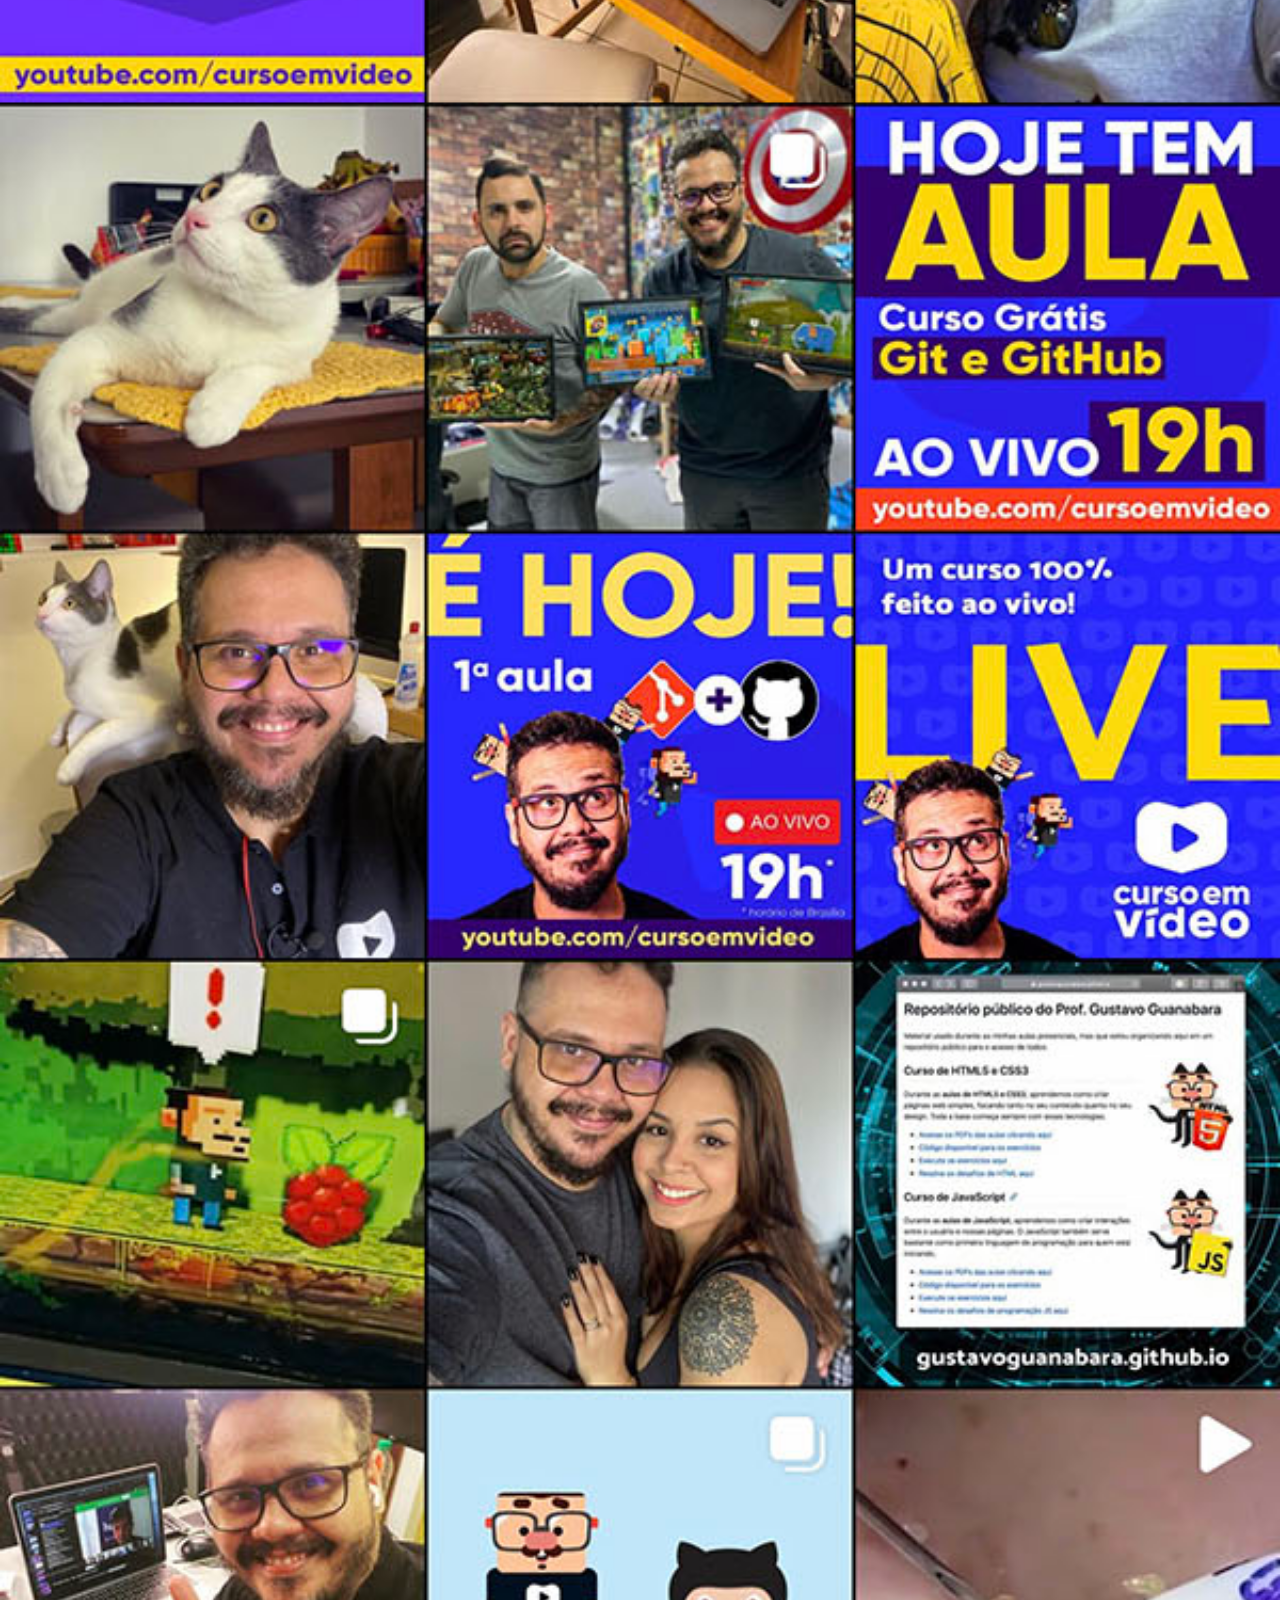
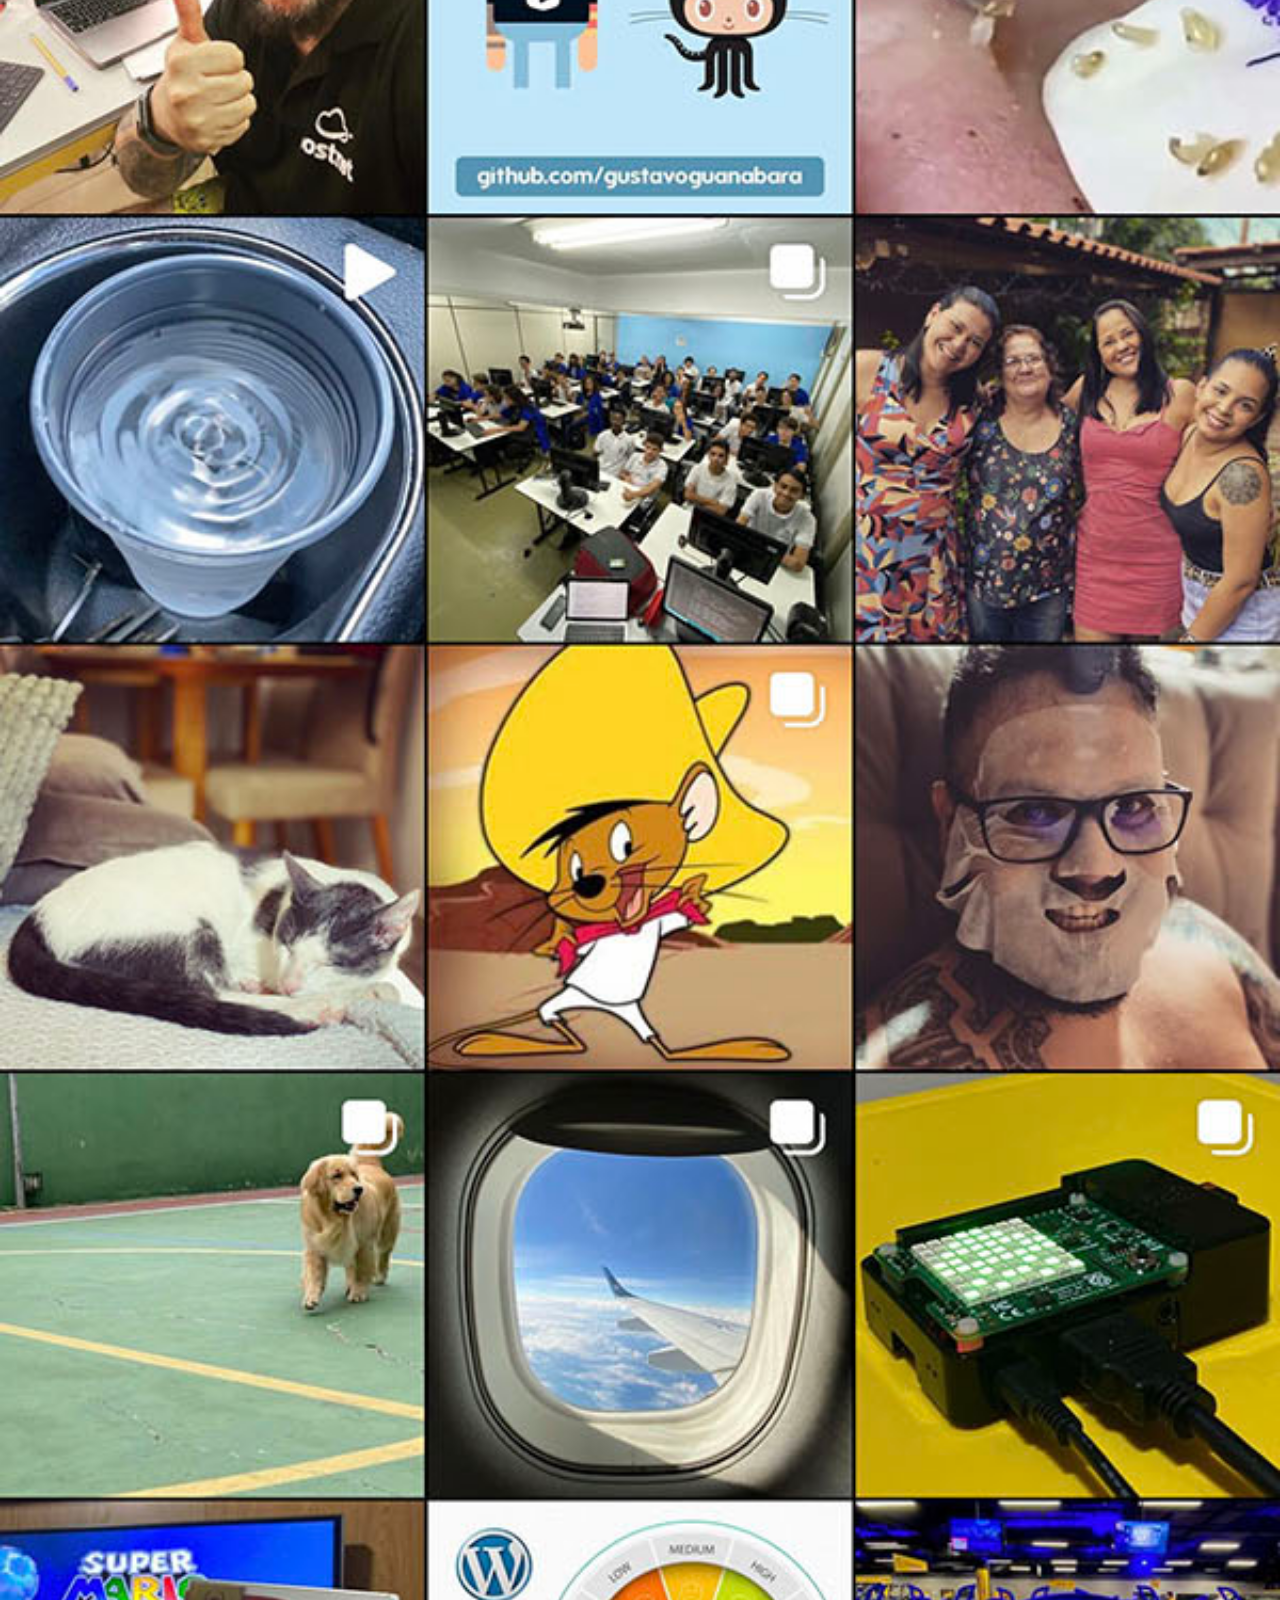
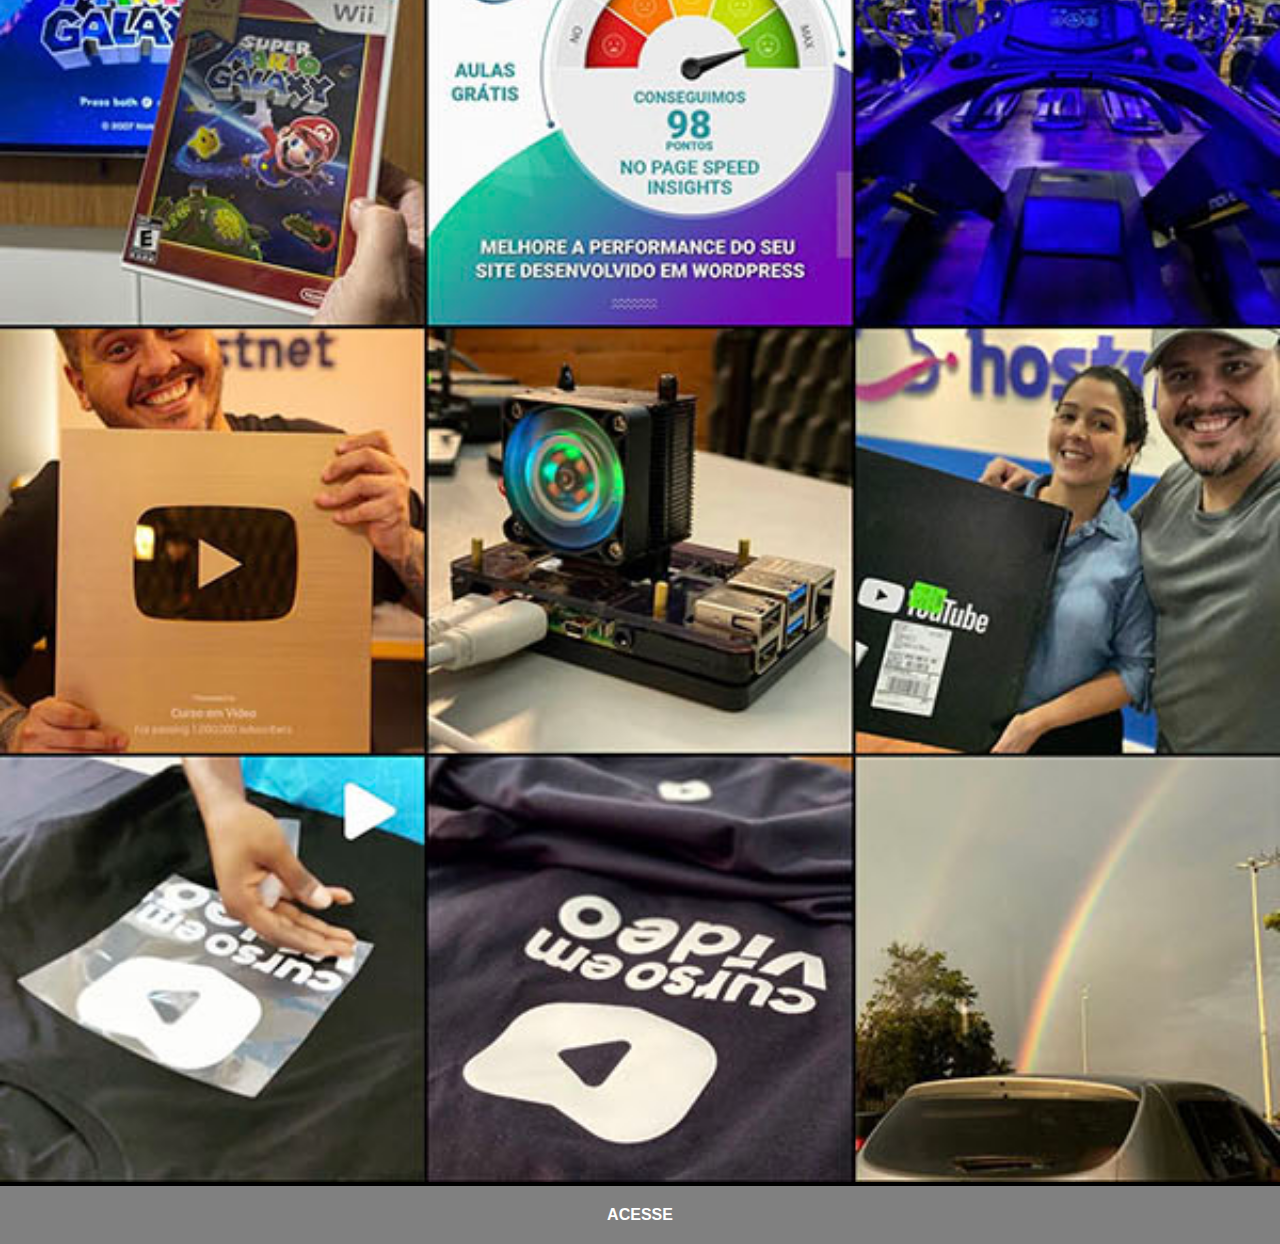
<file: instagram.html>
<!DOCTYPE html>
<html lang="pt-br">
<head>
    <meta charset="UTF-8">
    <meta http-equiv="X-UA-Compatible" content="IE=edge">
    <meta name="viewport" content="width=device-width, initial-scale=1.0">
    <title>youtube</title>
    <link rel="stylesheet" href="social/style.css">
</head>
<body>
    <img src="imagens/tela-instagram.jpg" alt="intagram">
    <a href="https://www.instagram.com/gustavoguanabara/">ACESSE</a>
    
</body>
</html>
</file>
<file: estilos/style.css>
@charset "UTF8";

* {
    margin: 0px;
    padding: 0px;
    box-sizing: border-box;
}

html, body {
    height: 100vh;
    width: 100vw;
    background-color: rgb(0, 0, 0);
}

body {
    background: url(../imagens/fundo-madeira.jpg) no-repeat top center;
    background-size: cover;
    background-attachment: fixed;
    


}

main { 
    height: 100vh;
    position: relative;
   
}

#tel {
    background: url(../imagens/frame-iphone.png) no-repeat;
    height: 627px;
    width: 311px;
    position: absolute;
    top: 50%;
    left: 50%;

    transform: translate(-50%, -50%);
}

#tela {
    position: relative;
    top: 81px;
    left: 22.3px;
    height: 470px;
    width: 267.3px;
}

#redes {
    text-align: right;
}

#redes > a > img {
    width: 50px;
    margin: 10px;
    border-radius: 50%;
    box-shadow: 2px 2px 5px rgba(0, 0, 0, 0.63);
    
}

#redes > a > img:hover {
    border: 2px solid rgba(255, 255, 255, 0.356);
    transform: translate(-3px, -3px);
    box-shadow: 4px 4px 10px rgba(0, 0, 0, 0.63);
    
}
</file>
<file: social/style.css>
@charset "UTF8";

* {
    margin: 0px;
    padding: 0px;
    font-family: Arial, Helvetica, sans-serif;
}

body {
    background-color: black;

}

::-webkit-scrollbar {
    width: 0px;
    height: 0px;
}

img {
    background-size: cover;
    background-attachment: fixed;
    width: 100vw;
    
}

a {
    background-color: gray;
    color: white;
    font-weight: bolder;
    text-decoration: none;
    text-align: center;
    display: block;
    padding: 20px;
    
}

a:hover {
    text-decoration: underline;
    background-color: black;
}
</file>
